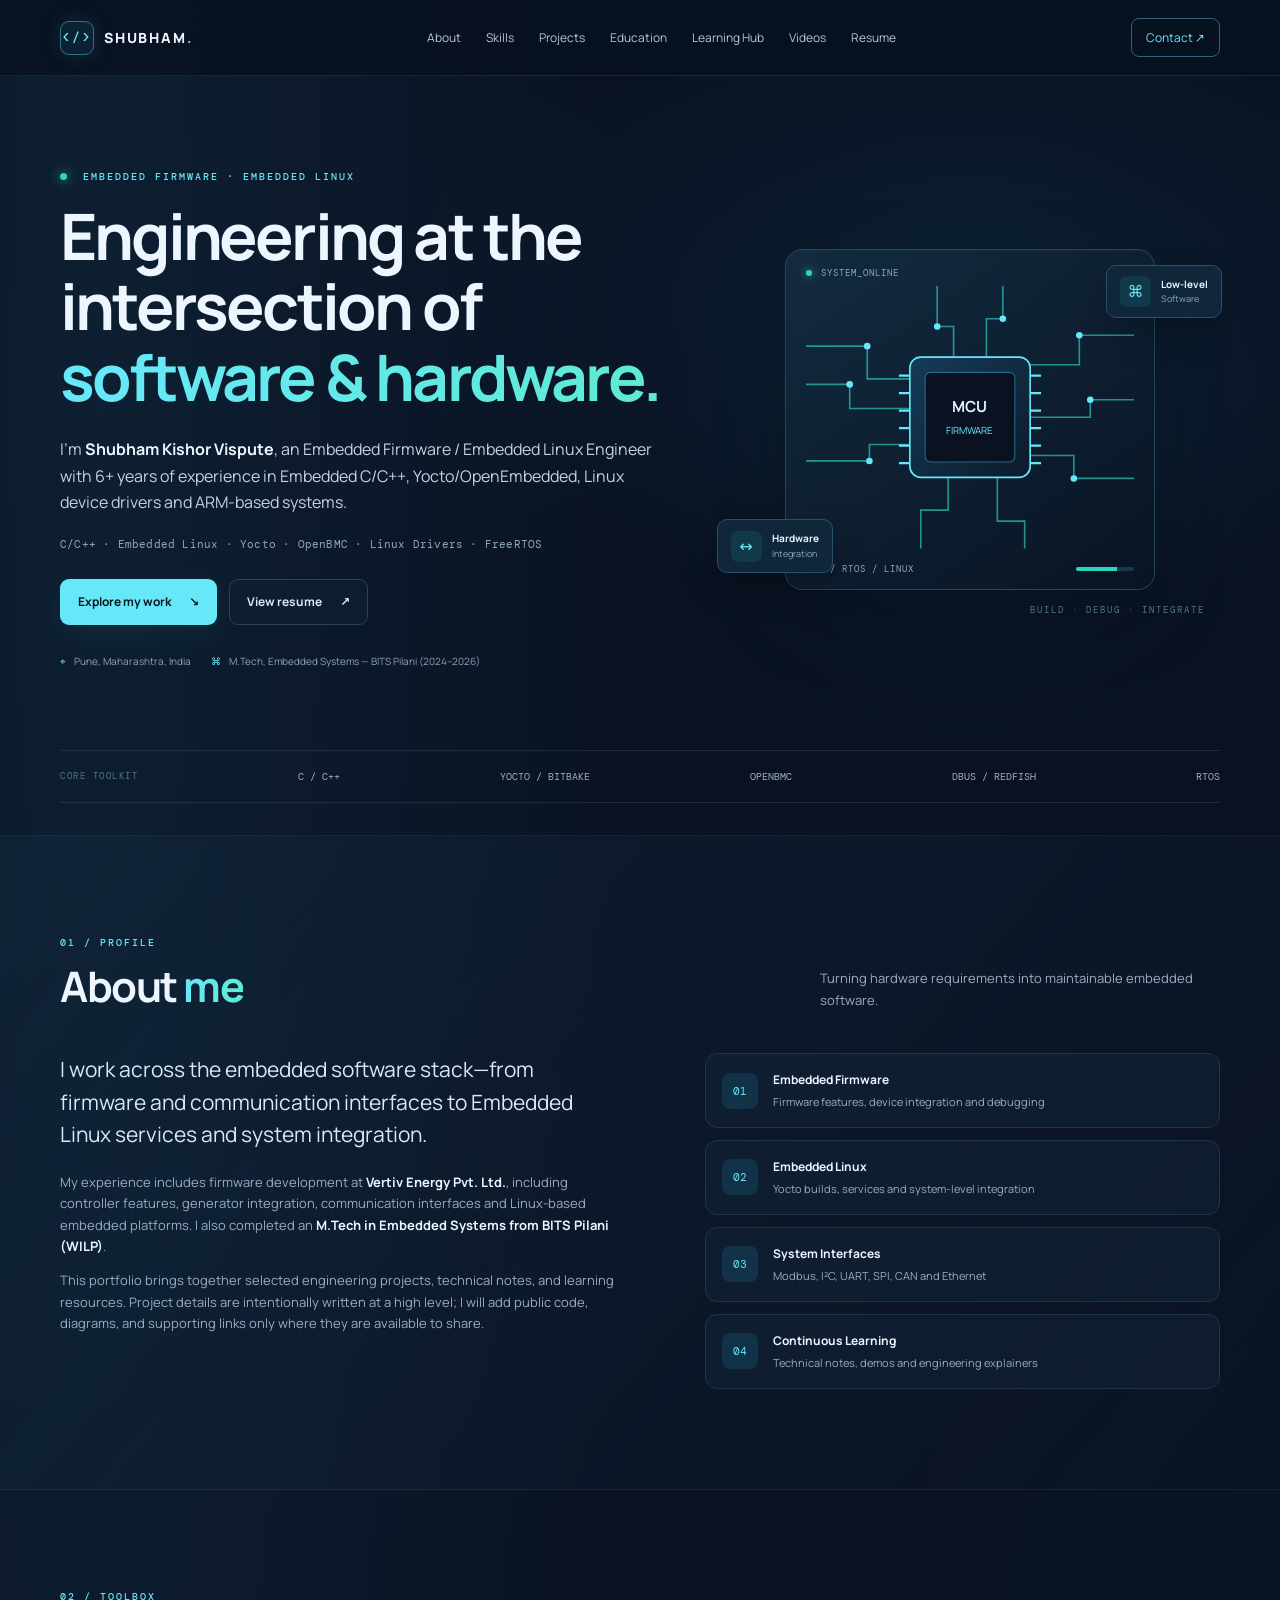
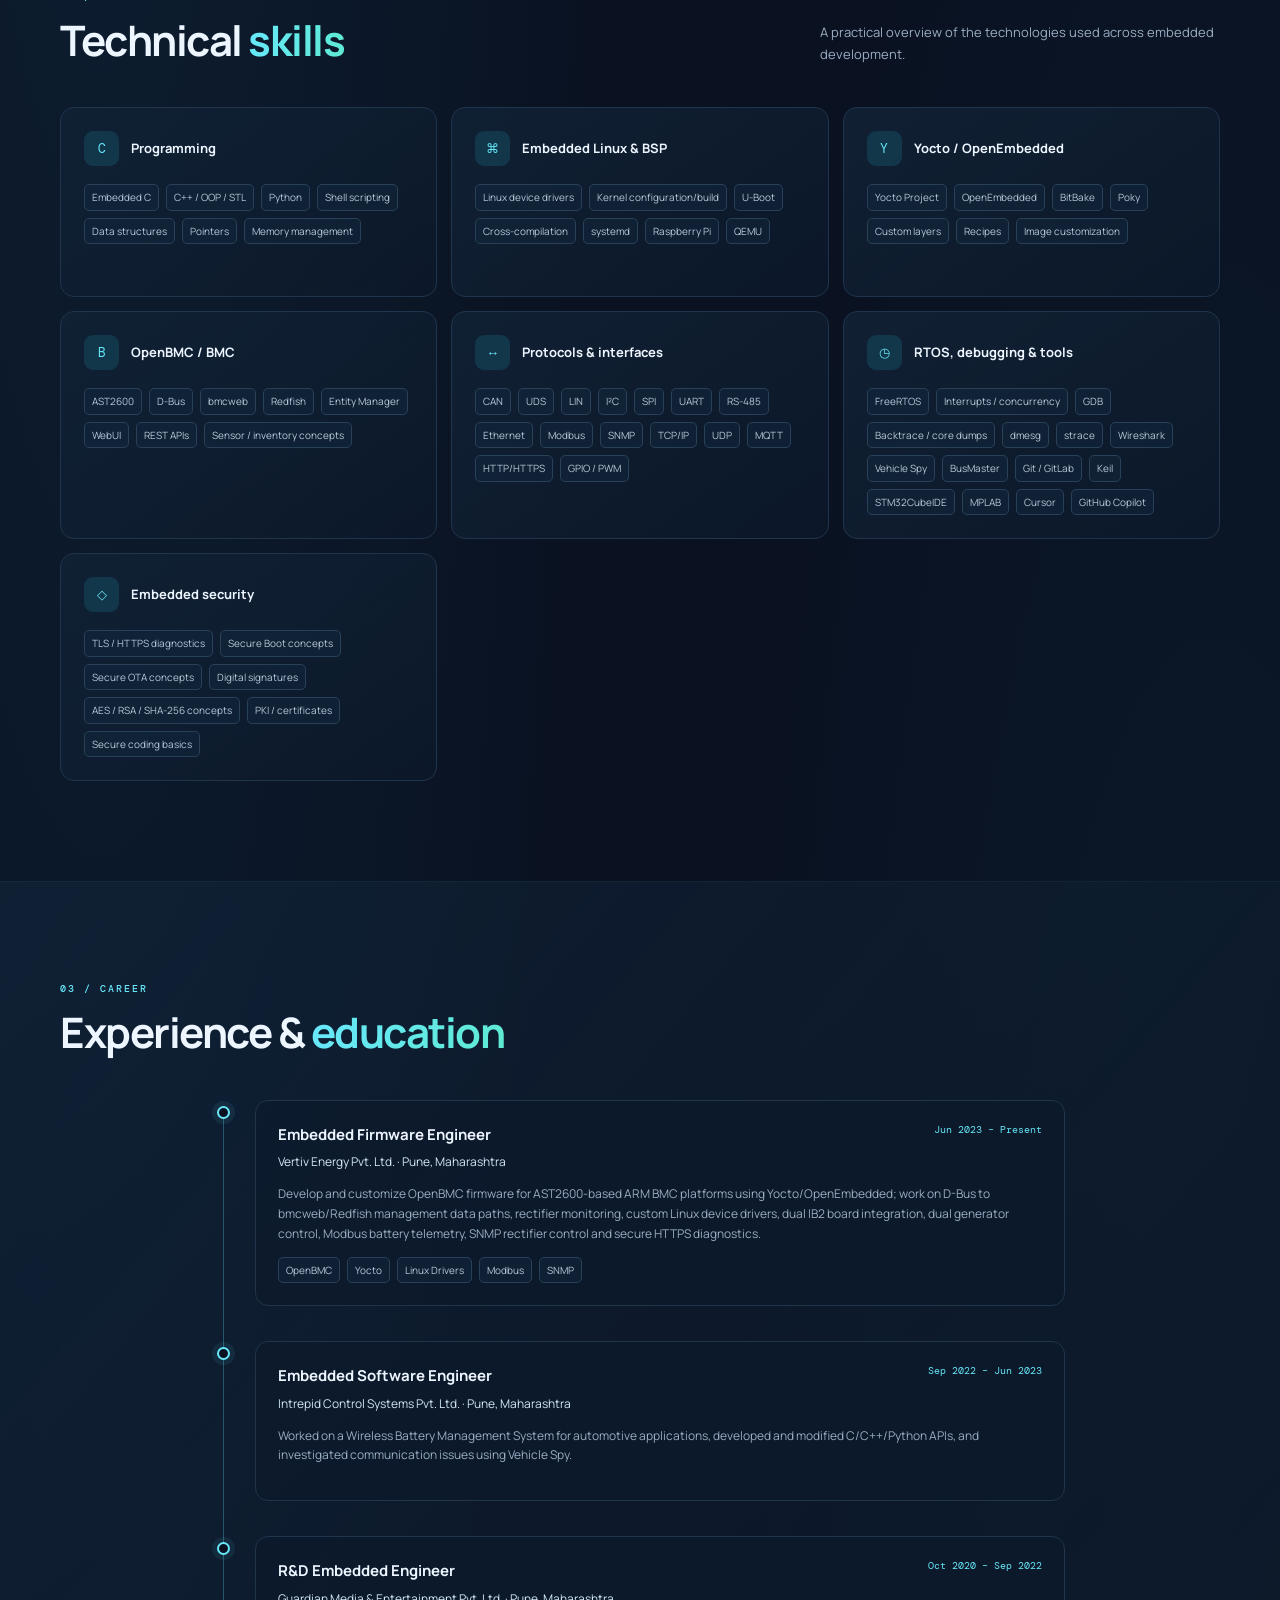
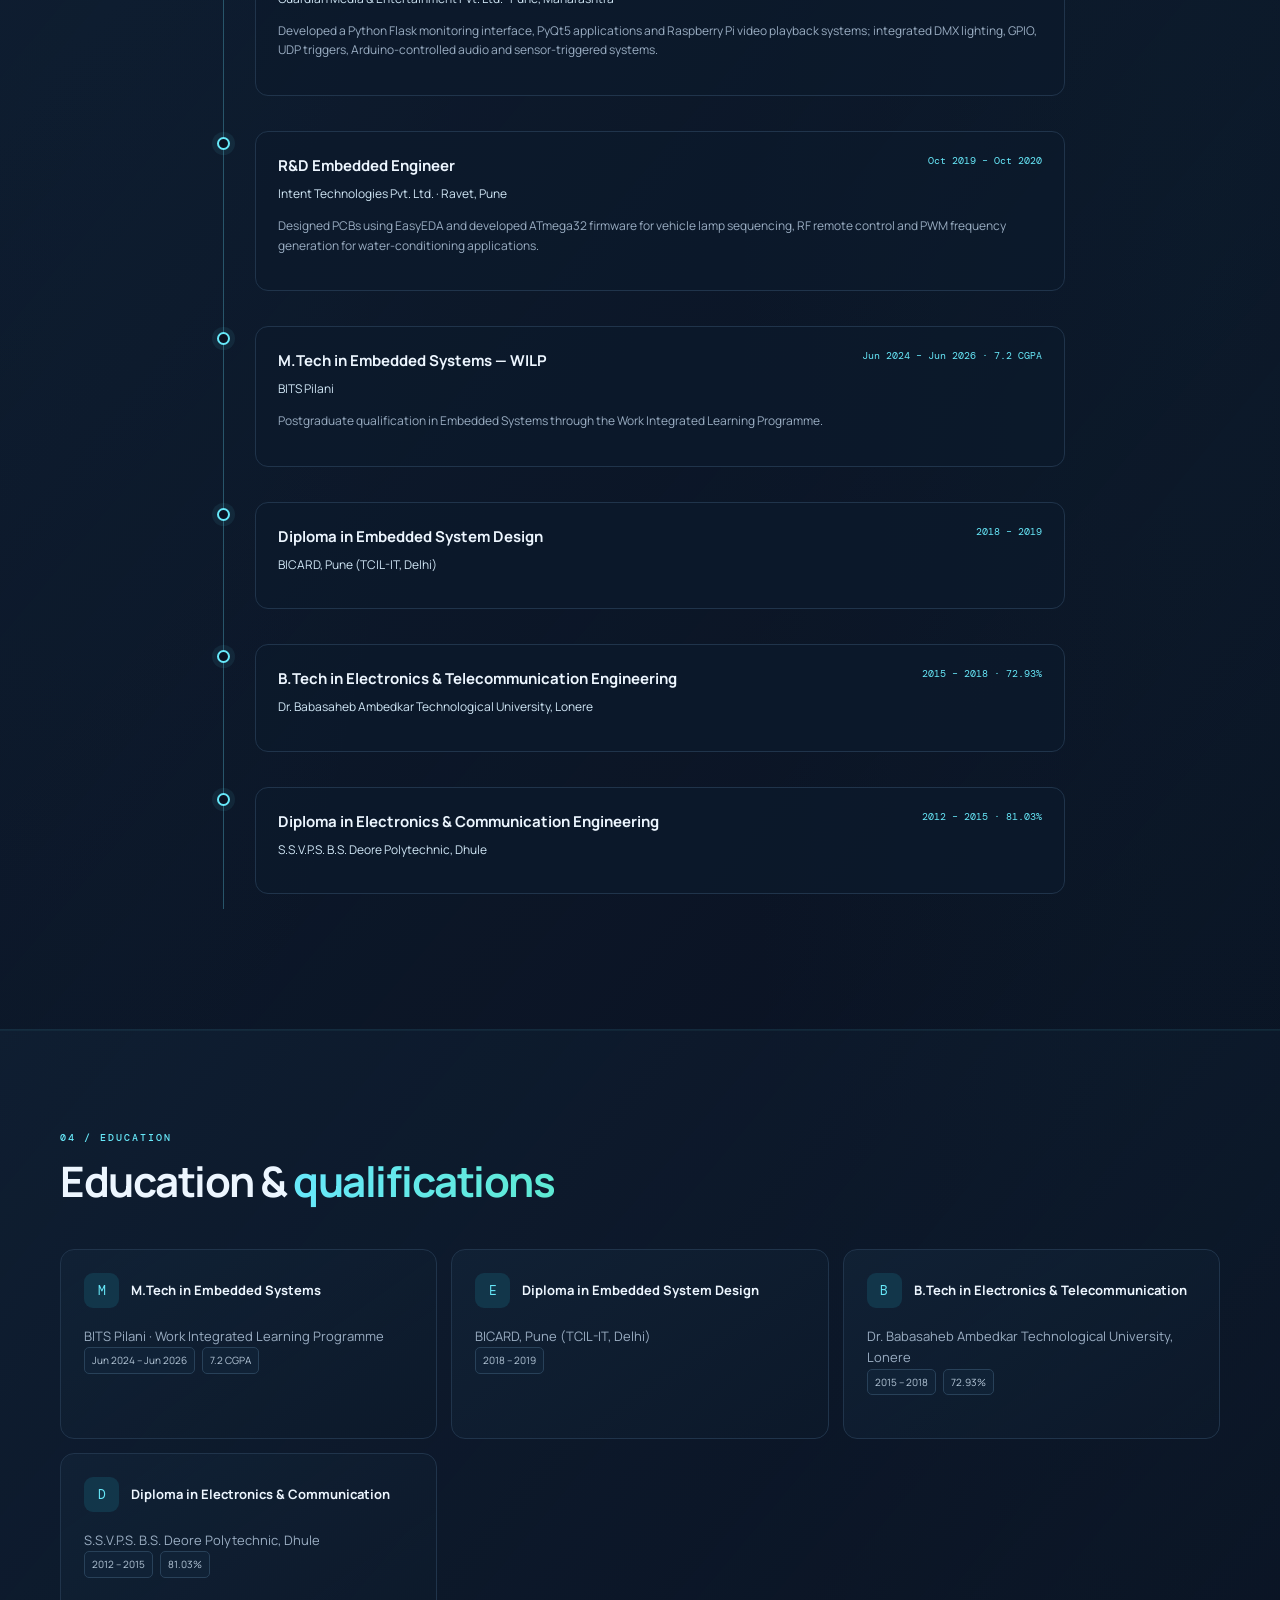
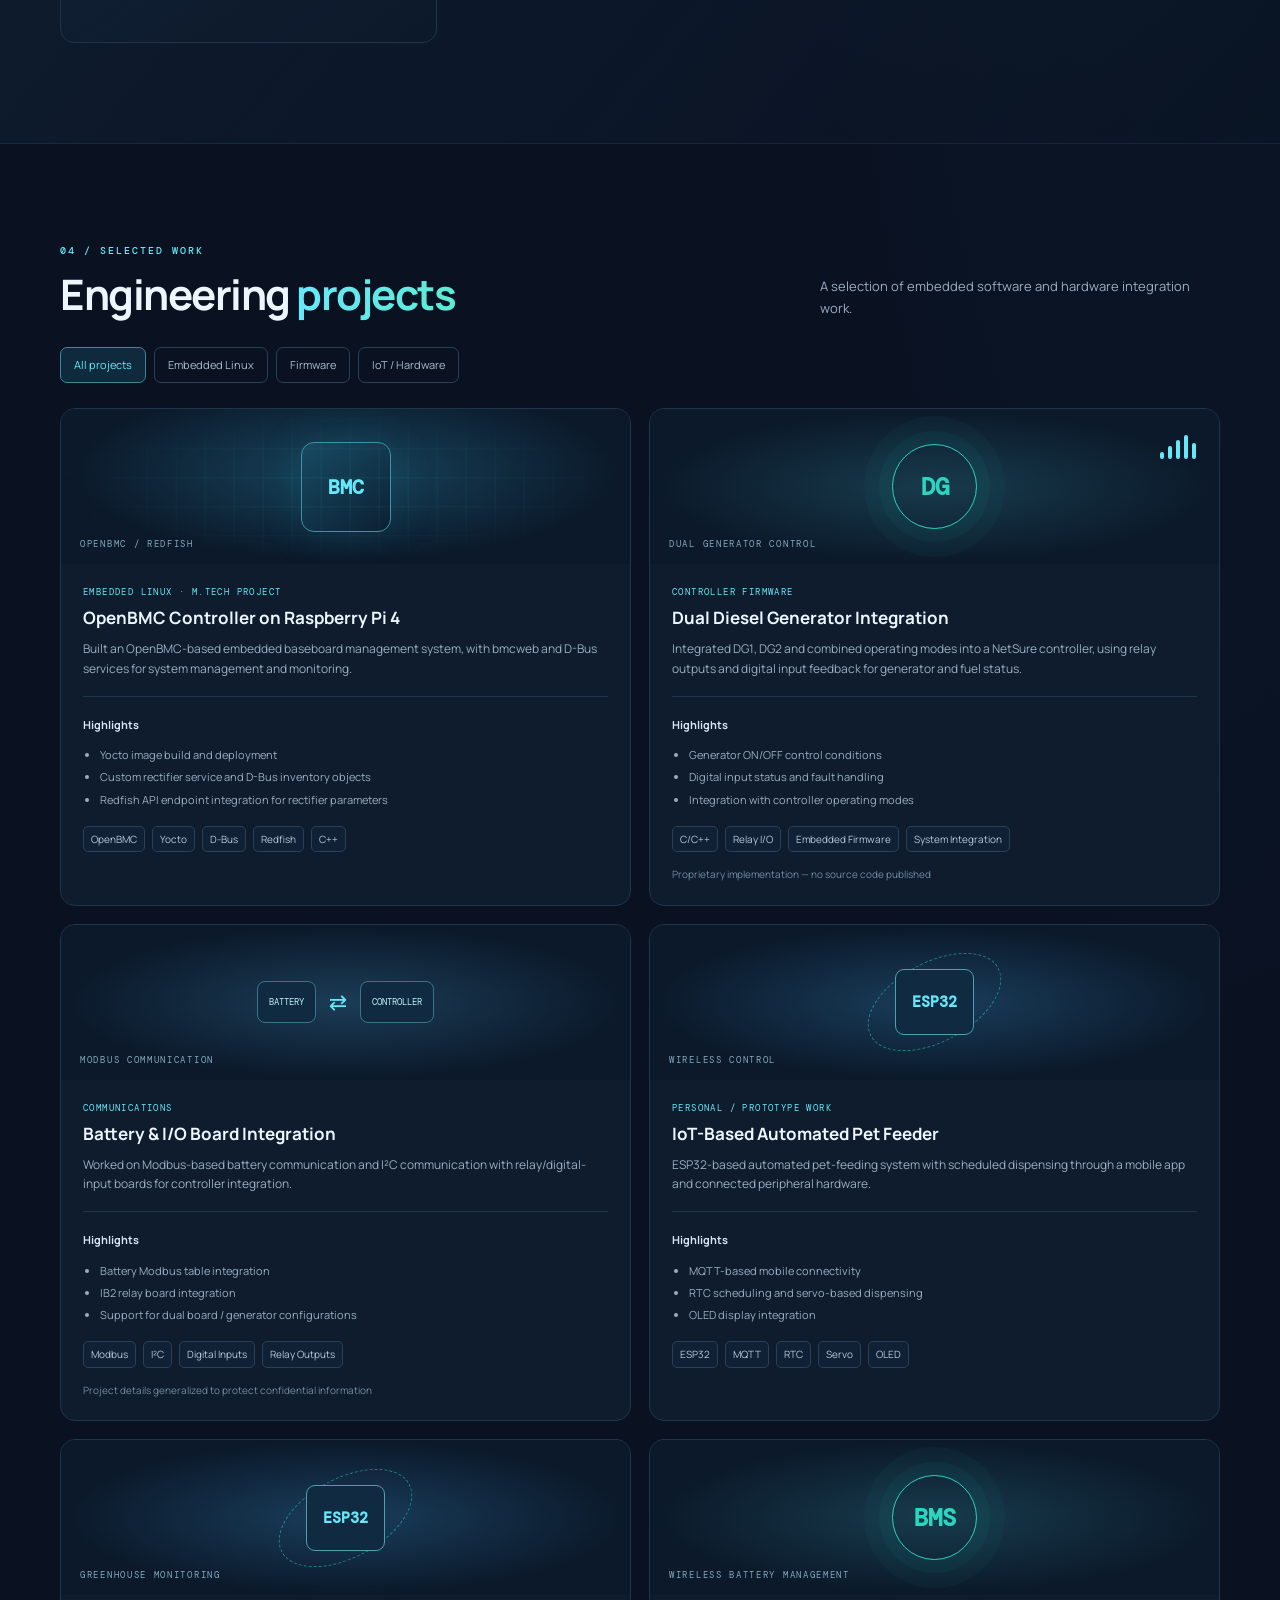
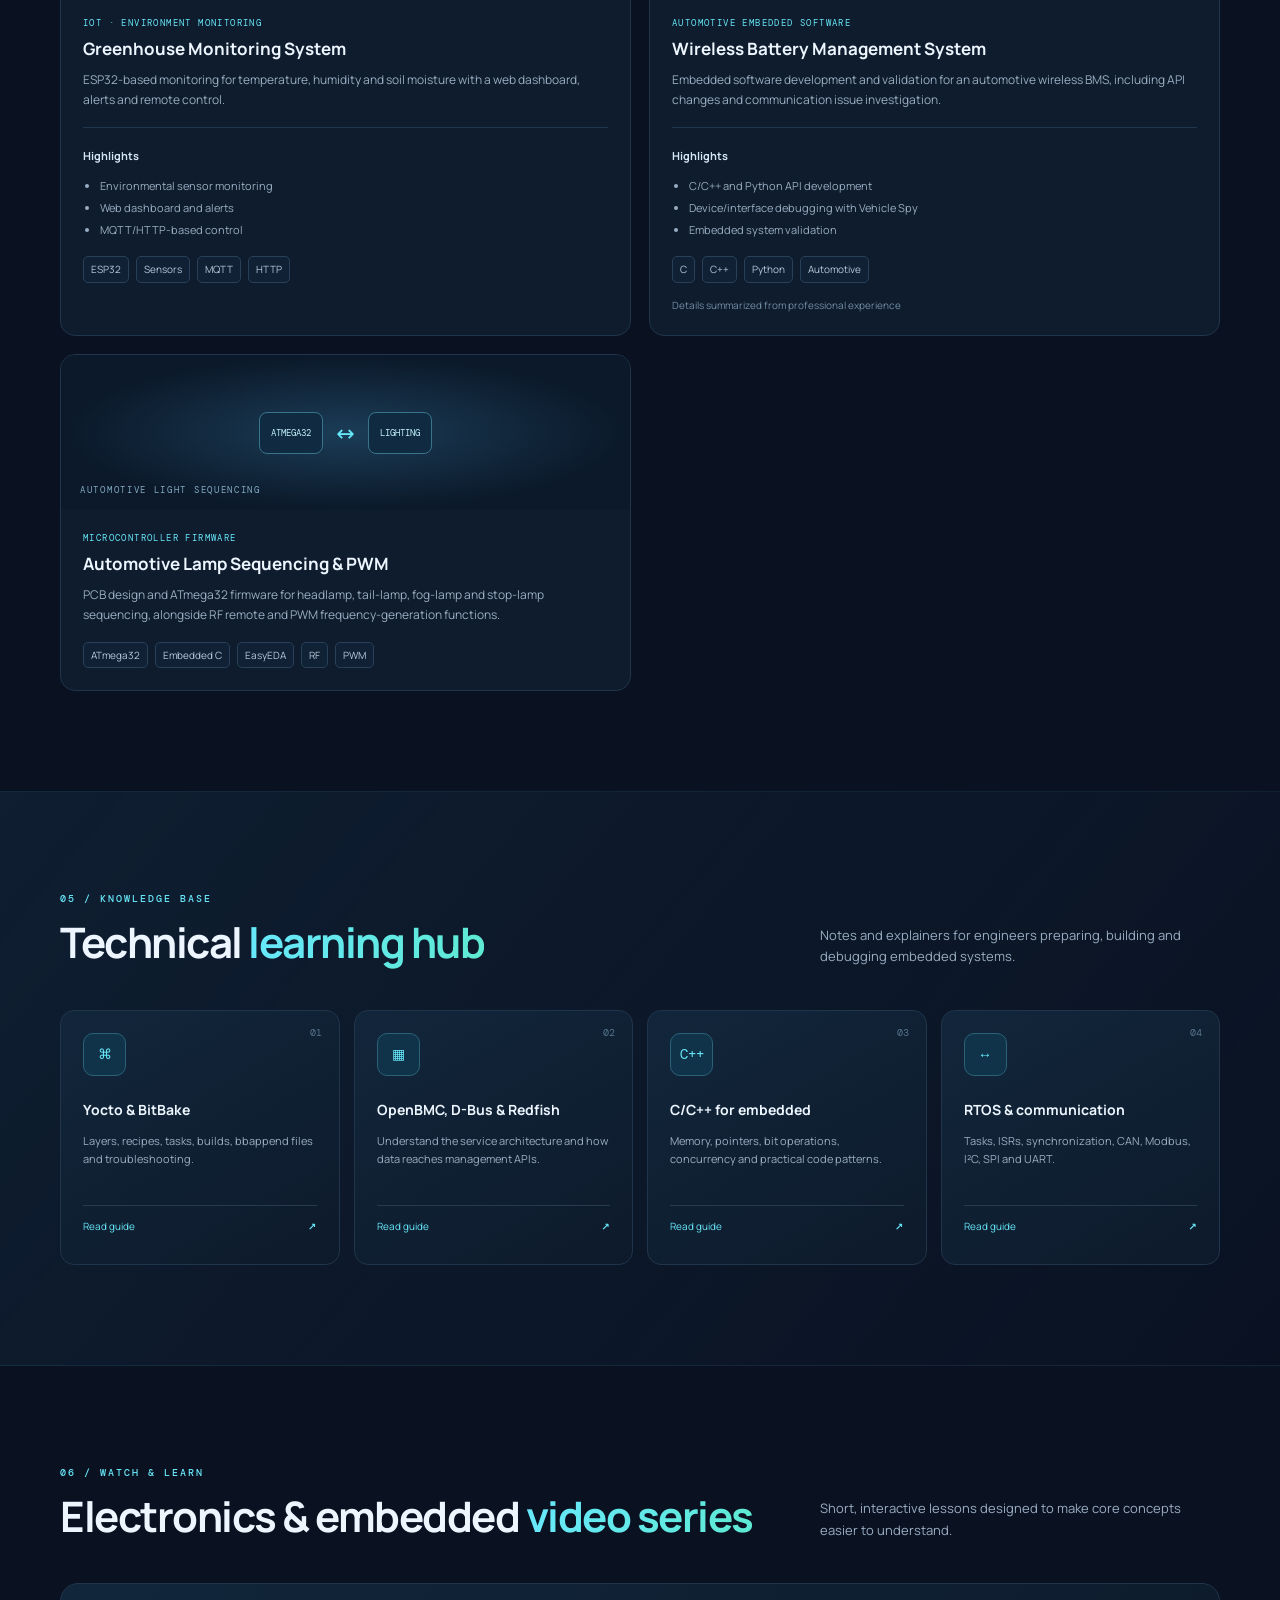
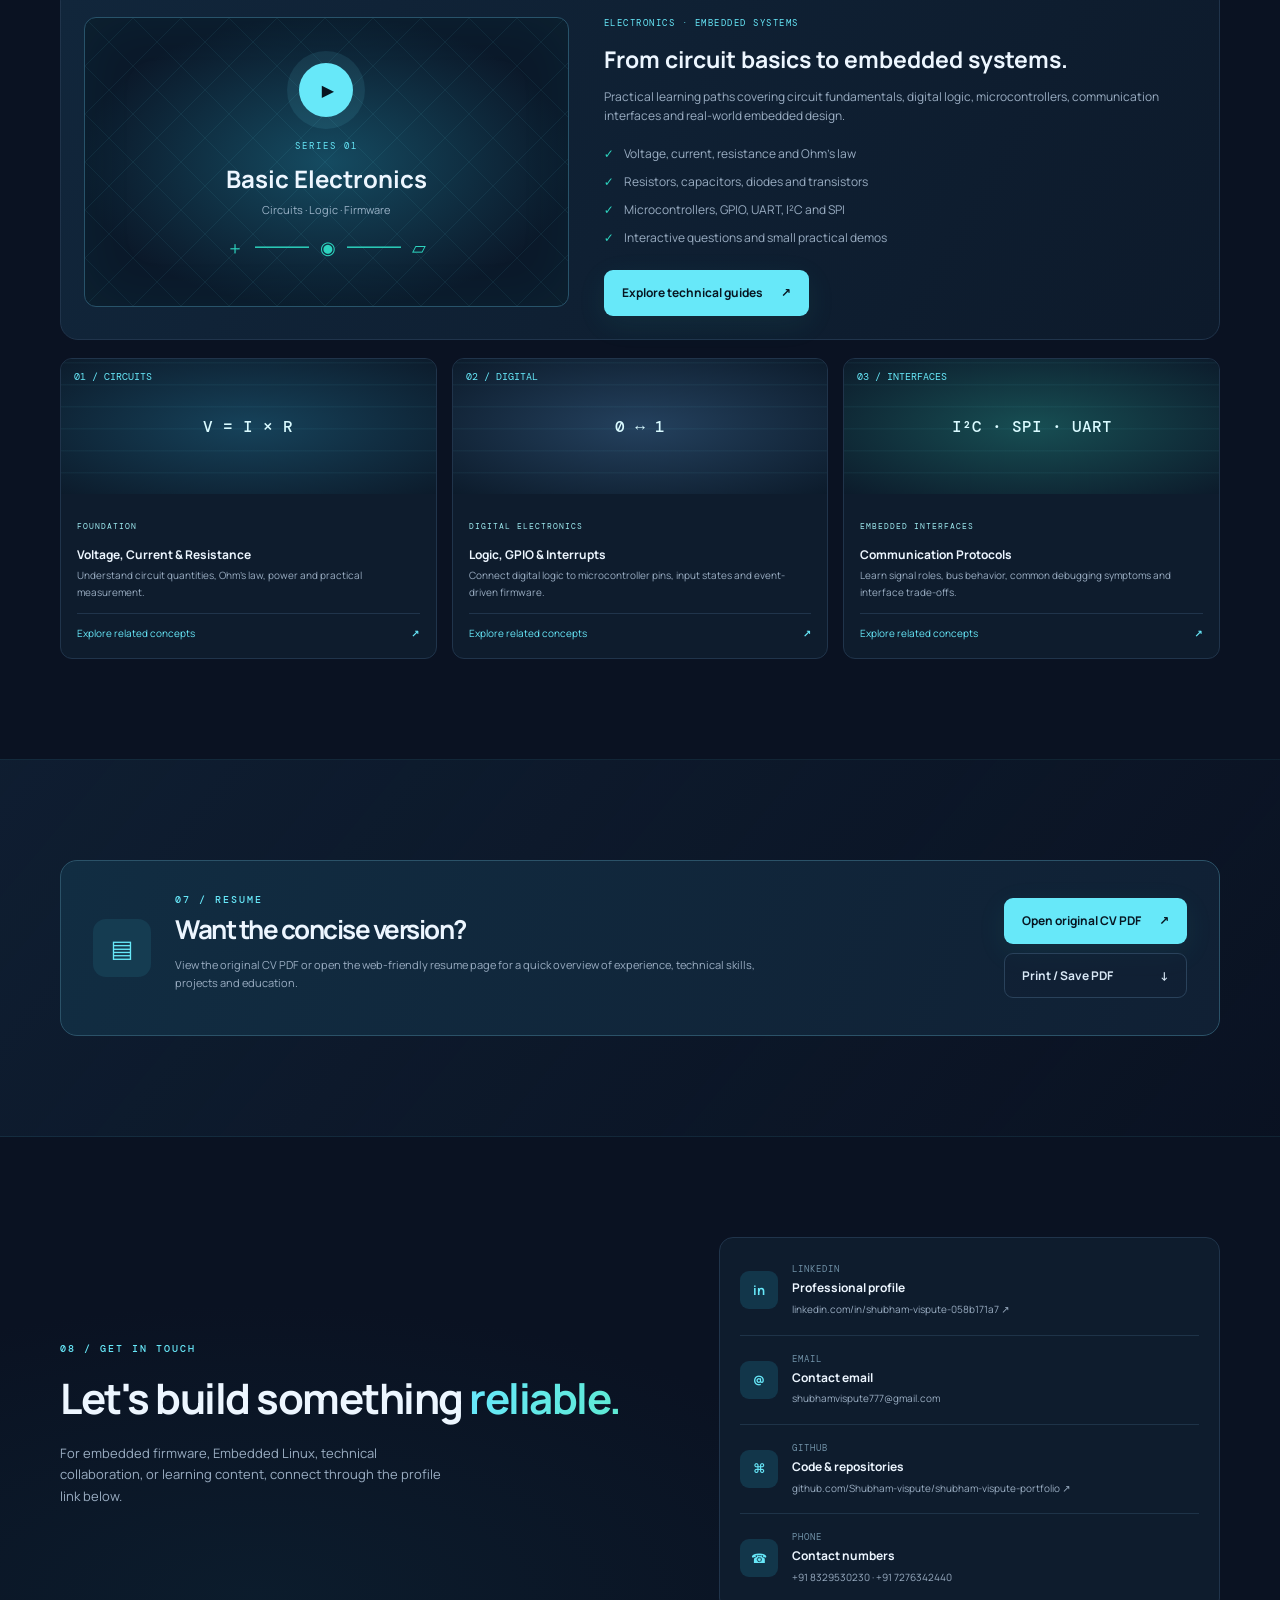
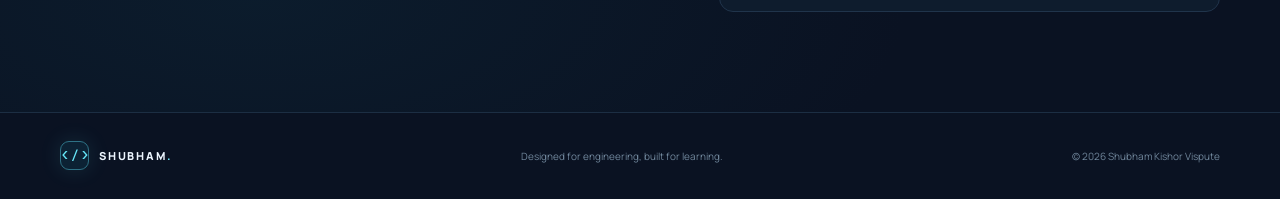
<file: index.html>
<!doctype html>
<html lang="en">
<head>
  <meta charset="utf-8">
  <meta name="viewport" content="width=device-width, initial-scale=1">
  <meta name="theme-color" content="#0a1222">
  <meta name="description" content="Shubham Kishor Vispute — Embedded Firmware Engineer portfolio covering Embedded Linux, Yocto, OpenBMC, Linux drivers, firmware projects and technical learning.">
  <meta property="og:title" content="Shubham Kishor Vispute | Embedded Firmware Engineer">
  <meta property="og:description" content="Embedded Firmware, Embedded Linux, Yocto, OpenBMC, BSP and engineering projects.">
  <meta name="color-scheme" content="dark">
  <title>Shubham Kishor Vispute | Embedded Firmware Engineer</title>
  <link rel="icon" href="assets/favicon.svg" type="image/svg+xml">
  <link rel="stylesheet" href="styles.css">
  <script defer src="script.js"></script>
</head>
<body>
  <a class="skip-link" href="#main">Skip to content</a>
  <header class="site-header">
    <div class="container nav-wrap">
      <a class="brand" href="#home" aria-label="Shubham Vispute home">
        <span class="brand-mark">&lt;/&gt;</span>
        <span>SHUBHAM<span class="brand-dot">.</span></span>
      </a>
      <button class="menu-toggle" id="menuToggle" aria-expanded="false" aria-controls="primaryNav" aria-label="Open navigation">☰</button>
      <nav id="primaryNav" class="nav-links" aria-label="Main navigation">
        <a href="#about">About</a><a href="#skills">Skills</a><a href="#projects">Projects</a>
        <a href="#education">Education</a><a href="#learning">Learning Hub</a><a href="#videos">Videos</a><a href="#resume">Resume</a>
      </nav>
      <a class="nav-cta" href="#contact">Contact <span aria-hidden="true">↗</span></a>
    </div>
  </header>

  <main id="main">
    <section class="hero section" id="home">
      <div class="container hero-grid">
        <div class="hero-copy">
          <div class="eyebrow"><span class="status-dot"></span> EMBEDDED FIRMWARE · EMBEDDED LINUX</div>
          <h1>Engineering at the intersection of <span class="gradient-text">software &amp; hardware.</span></h1>
          <p class="hero-lead">I'm <strong>Shubham Kishor Vispute</strong>, an Embedded Firmware / Embedded Linux Engineer with 6+ years of experience in Embedded C/C++, Yocto/OpenEmbedded, Linux device drivers and ARM-based systems.</p>
          <p class="hero-sub">C/C++ · Embedded Linux · Yocto · OpenBMC · Linux Drivers · FreeRTOS</p>
          <div class="hero-actions">
            <a class="button button-primary" href="#projects">Explore my work <span>↘</span></a>
            <a class="button button-secondary" href="#resume">View resume <span>↗</span></a>
          </div>
          <div class="hero-meta"><span><i class="meta-icon">⌖</i> Pune, Maharashtra, India</span><span><i class="meta-icon">⌘</i> M.Tech, Embedded Systems — BITS Pilani (2024–2026)</span></div>
        </div>
        <div class="hero-visual" aria-label="Decorative embedded systems illustration">
          <div class="visual-glow"></div>
          <div class="chip-card">
            <div class="chip-top"><span class="chip-led"></span><span class="chip-label">SYSTEM_ONLINE</span><span class="chip-menu">•••</span></div>
            <svg class="chip-svg" viewBox="0 0 300 240" role="img" aria-label="Illustration of a microcontroller and circuit traces">
              <defs><linearGradient id="chipGrad" x1="0" y1="0" x2="1" y2="1"><stop offset="0" stop-color="#153c59"/><stop offset="1" stop-color="#0c1a2b"/></linearGradient></defs>
              <g fill="none" stroke="#2dd4bf" stroke-opacity=".65" stroke-width="1.5">
                <path d="M0 55H56V85H95"/><path d="M0 90H40V112H95"/><path d="M0 160H58V145H95"/>
                <path d="M300 45H250V72H205"/><path d="M300 104H260V120H205"/><path d="M300 176H245V155H205"/>
                <path d="M120 0V37H135V65"/><path d="M180 0V30H165V65"/><path d="M130 175V205H105V240"/><path d="M175 175V215H200V240"/>
              </g>
              <g fill="#67e8f9"><circle cx="56" cy="55" r="3"/><circle cx="40" cy="90" r="3"/><circle cx="58" cy="160" r="3"/><circle cx="250" cy="45" r="3"/><circle cx="260" cy="104" r="3"/><circle cx="245" cy="176" r="3"/><circle cx="120" cy="37" r="3"/><circle cx="180" cy="30" r="3"/></g>
              <rect x="95" y="65" width="110" height="110" rx="10" fill="url(#chipGrad)" stroke="#67e8f9" stroke-width="1.5"/>
              <rect x="109" y="79" width="82" height="82" rx="5" fill="#0a1222" stroke="#1f6a85"/>
              <text x="150" y="115" fill="#e0f2fe" font-size="14" text-anchor="middle" font-weight="700">MCU</text>
              <text x="150" y="135" fill="#67e8f9" font-size="9" text-anchor="middle">FIRMWARE</text>
              <g stroke="#67e8f9" stroke-width="2"><path d="M85 82H95M85 98H95M85 114H95M85 130H95M85 146H95M85 162H95"/><path d="M205 82H215M205 98H215M205 114H215M205 130H215M205 146H215M205 162H215"/></g>
            </svg>
            <div class="chip-bottom"><span>CPU / RTOS / LINUX</span><span class="pulse-line"></span></div>
          </div>
          <div class="float-tag tag-top"><span class="tag-symbol">⌘</span><span><b>Low-level</b><small>Software</small></span></div>
          <div class="float-tag tag-bottom"><span class="tag-symbol">↔</span><span><b>Hardware</b><small>Integration</small></span></div>
          <div class="visual-caption">BUILD · DEBUG · INTEGRATE</div>
        </div>
      </div>
      <div class="container tech-strip"><span>CORE TOOLKIT</span><div>C / C++</div><div>YOCTO / BITBAKE</div><div>OPENBMC</div><div>DBUS / REDFISH</div><div>RTOS</div></div>
    </section>

    <section class="section reveal section-alt" id="about">
      <div class="container">
        <div class="section-heading"><div><p class="eyebrow">01 / PROFILE</p><h2>About <span class="gradient-text">me</span></h2></div><p class="section-intro">Turning hardware requirements into maintainable embedded software.</p></div>
        <div class="about-grid">
          <div class="about-copy">
            <p class="large-copy">I work across the embedded software stack—from firmware and communication interfaces to Embedded Linux services and system integration.</p>
            <p>My experience includes firmware development at <strong>Vertiv Energy Pvt. Ltd.</strong>, including controller features, generator integration, communication interfaces and Linux-based embedded platforms. I also completed an <strong>M.Tech in Embedded Systems from BITS Pilani (WILP)</strong>.</p>
            <p>This portfolio brings together selected engineering projects, technical notes, and learning resources. Project details are intentionally written at a high level; I will add public code, diagrams, and supporting links only where they are available to share.</p>
          </div>
          <div class="profile-facts">
            <div class="fact-card"><span class="fact-icon">01</span><div><b>Embedded Firmware</b><small>Firmware features, device integration and debugging</small></div></div>
            <div class="fact-card"><span class="fact-icon">02</span><div><b>Embedded Linux</b><small>Yocto builds, services and system-level integration</small></div></div>
            <div class="fact-card"><span class="fact-icon">03</span><div><b>System Interfaces</b><small>Modbus, I²C, UART, SPI, CAN and Ethernet</small></div></div>
            <div class="fact-card"><span class="fact-icon">04</span><div><b>Continuous Learning</b><small>Technical notes, demos and engineering explainers</small></div></div>
          </div>
        </div>
      </div>
    </section>

    <section class="section reveal" id="skills">
      <div class="container">
        <div class="section-heading"><div><p class="eyebrow">02 / TOOLBOX</p><h2>Technical <span class="gradient-text">skills</span></h2></div><p class="section-intro">A practical overview of the technologies used across embedded development.</p></div>
        <div class="skills-grid">
          <article class="skill-card reveal-item"><div class="skill-head"><span class="skill-icon">C</span><h3>Programming</h3></div><div class="tags"><span>Embedded C</span><span>C++ / OOP / STL</span><span>Python</span><span>Shell scripting</span><span>Data structures</span><span>Pointers</span><span>Memory management</span></div></article>
          <article class="skill-card reveal-item"><div class="skill-head"><span class="skill-icon">⌘</span><h3>Embedded Linux &amp; BSP</h3></div><div class="tags"><span>Linux device drivers</span><span>Kernel configuration/build</span><span>U-Boot</span><span>Cross-compilation</span><span>systemd</span><span>Raspberry Pi</span><span>QEMU</span></div></article>
          <article class="skill-card reveal-item"><div class="skill-head"><span class="skill-icon">Y</span><h3>Yocto / OpenEmbedded</h3></div><div class="tags"><span>Yocto Project</span><span>OpenEmbedded</span><span>BitBake</span><span>Poky</span><span>Custom layers</span><span>Recipes</span><span>Image customization</span></div></article>
          <article class="skill-card reveal-item"><div class="skill-head"><span class="skill-icon">B</span><h3>OpenBMC / BMC</h3></div><div class="tags"><span>AST2600</span><span>D-Bus</span><span>bmcweb</span><span>Redfish</span><span>Entity Manager</span><span>WebUI</span><span>REST APIs</span><span>Sensor / inventory concepts</span></div></article>
          <article class="skill-card reveal-item"><div class="skill-head"><span class="skill-icon">↔</span><h3>Protocols &amp; interfaces</h3></div><div class="tags"><span>CAN</span><span>UDS</span><span>LIN</span><span>I²C</span><span>SPI</span><span>UART</span><span>RS-485</span><span>Ethernet</span><span>Modbus</span><span>SNMP</span><span>TCP/IP</span><span>UDP</span><span>MQTT</span><span>HTTP/HTTPS</span><span>GPIO / PWM</span></div></article>
          <article class="skill-card reveal-item"><div class="skill-head"><span class="skill-icon">◷</span><h3>RTOS, debugging &amp; tools</h3></div><div class="tags"><span>FreeRTOS</span><span>Interrupts / concurrency</span><span>GDB</span><span>Backtrace / core dumps</span><span>dmesg</span><span>strace</span><span>Wireshark</span><span>Vehicle Spy</span><span>BusMaster</span><span>Git / GitLab</span><span>Keil</span><span>STM32CubeIDE</span><span>MPLAB</span><span>Cursor</span><span>GitHub Copilot</span></div></article>
          <article class="skill-card reveal-item"><div class="skill-head"><span class="skill-icon">◇</span><h3>Embedded security</h3></div><div class="tags"><span>TLS / HTTPS diagnostics</span><span>Secure Boot concepts</span><span>Secure OTA concepts</span><span>Digital signatures</span><span>AES / RSA / SHA-256 concepts</span><span>PKI / certificates</span><span>Secure coding basics</span></div></article>
        </div>
        
      </div>
    </section>

    <section class="section reveal section-alt" id="experience">
      <div class="container">
        <div class="section-heading"><div><p class="eyebrow">03 / CAREER</p><h2>Experience &amp; <span class="gradient-text">education</span></h2></div></div>
        <div class="timeline">
          <div class="timeline-item"><span class="timeline-marker"></span><div class="timeline-content"><div class="timeline-top"><h3>Embedded Firmware Engineer</h3><span class="timeline-date">Jun 2023 – Present</span></div><p class="timeline-org">Vertiv Energy Pvt. Ltd. · Pune, Maharashtra</p><p>Develop and customize OpenBMC firmware for AST2600-based ARM BMC platforms using Yocto/OpenEmbedded; work on D-Bus to bmcweb/Redfish management data paths, rectifier monitoring, custom Linux device drivers, dual IB2 board integration, dual generator control, Modbus battery telemetry, SNMP rectifier control and secure HTTPS diagnostics.</p><div class="tags"><span>OpenBMC</span><span>Yocto</span><span>Linux Drivers</span><span>Modbus</span><span>SNMP</span></div></div></div>
          <div class="timeline-item"><span class="timeline-marker"></span><div class="timeline-content"><div class="timeline-top"><h3>Embedded Software Engineer</h3><span class="timeline-date">Sep 2022 – Jun 2023</span></div><p class="timeline-org">Intrepid Control Systems Pvt. Ltd. · Pune, Maharashtra</p><p>Worked on a Wireless Battery Management System for automotive applications, developed and modified C/C++/Python APIs, and investigated communication issues using Vehicle Spy.</p></div></div>
          <div class="timeline-item"><span class="timeline-marker"></span><div class="timeline-content"><div class="timeline-top"><h3>R&amp;D Embedded Engineer</h3><span class="timeline-date">Oct 2020 – Sep 2022</span></div><p class="timeline-org">Guardian Media &amp; Entertainment Pvt. Ltd. · Pune, Maharashtra</p><p>Developed a Python Flask monitoring interface, PyQt5 applications and Raspberry Pi video playback systems; integrated DMX lighting, GPIO, UDP triggers, Arduino-controlled audio and sensor-triggered systems.</p></div></div>
          <div class="timeline-item"><span class="timeline-marker"></span><div class="timeline-content"><div class="timeline-top"><h3>R&amp;D Embedded Engineer</h3><span class="timeline-date">Oct 2019 – Oct 2020</span></div><p class="timeline-org">Intent Technologies Pvt. Ltd. · Ravet, Pune</p><p>Designed PCBs using EasyEDA and developed ATmega32 firmware for vehicle lamp sequencing, RF remote control and PWM frequency generation for water-conditioning applications.</p></div></div>
          <div class="timeline-item"><span class="timeline-marker"></span><div class="timeline-content"><div class="timeline-top"><h3>M.Tech in Embedded Systems — WILP</h3><span class="timeline-date">Jun 2024 – Jun 2026 · 7.2 CGPA</span></div><p class="timeline-org">BITS Pilani</p><p>Postgraduate qualification in Embedded Systems through the Work Integrated Learning Programme.</p></div></div>
          <div class="timeline-item"><span class="timeline-marker"></span><div class="timeline-content"><div class="timeline-top"><h3>Diploma in Embedded System Design</h3><span class="timeline-date">2018 – 2019</span></div><p class="timeline-org">BICARD, Pune (TCIL-IT, Delhi)</p></div></div>
          <div class="timeline-item"><span class="timeline-marker"></span><div class="timeline-content"><div class="timeline-top"><h3>B.Tech in Electronics &amp; Telecommunication Engineering</h3><span class="timeline-date">2015 – 2018 · 72.93%</span></div><p class="timeline-org">Dr. Babasaheb Ambedkar Technological University, Lonere</p></div></div>
          <div class="timeline-item"><span class="timeline-marker"></span><div class="timeline-content"><div class="timeline-top"><h3>Diploma in Electronics &amp; Communication Engineering</h3><span class="timeline-date">2012 – 2015 · 81.03%</span></div><p class="timeline-org">S.S.V.P.S. B.S. Deore Polytechnic, Dhule</p></div></div>
      </div>
    </section>

    <section class="section reveal section-alt" id="education">
      <div class="container">
        <div class="section-heading"><div><p class="eyebrow">04 / EDUCATION</p><h2>Education &amp; <span class="gradient-text">qualifications</span></h2></div></div>
        <div class="skills-grid">
          <article class="skill-card reveal-item"><div class="skill-head"><span class="skill-icon">M</span><h3>M.Tech in Embedded Systems</h3></div><p class="section-intro">BITS Pilani · Work Integrated Learning Programme</p><div class="tags"><span>Jun 2024 – Jun 2026</span><span>7.2 CGPA</span></div></article>
          <article class="skill-card reveal-item"><div class="skill-head"><span class="skill-icon">E</span><h3>Diploma in Embedded System Design</h3></div><p class="section-intro">BICARD, Pune (TCIL-IT, Delhi)</p><div class="tags"><span>2018 – 2019</span></div></article>
          <article class="skill-card reveal-item"><div class="skill-head"><span class="skill-icon">B</span><h3>B.Tech in Electronics &amp; Telecommunication</h3></div><p class="section-intro">Dr. Babasaheb Ambedkar Technological University, Lonere</p><div class="tags"><span>2015 – 2018</span><span>72.93%</span></div></article>
          <article class="skill-card reveal-item"><div class="skill-head"><span class="skill-icon">D</span><h3>Diploma in Electronics &amp; Communication</h3></div><p class="section-intro">S.S.V.P.S. B.S. Deore Polytechnic, Dhule</p><div class="tags"><span>2012 – 2015</span><span>81.03%</span></div></article>
        </div>
      </div>
    </section>

    <section class="section reveal" id="projects">
      <div class="container">
        <div class="section-heading"><div><p class="eyebrow">04 / SELECTED WORK</p><h2>Engineering <span class="gradient-text">projects</span></h2></div><p class="section-intro">A selection of embedded software and hardware integration work.</p></div>
        <div class="filter-row" role="group" aria-label="Filter projects">
          <button class="filter-btn active" data-filter="all">All projects</button><button class="filter-btn" data-filter="linux">Embedded Linux</button><button class="filter-btn" data-filter="firmware">Firmware</button><button class="filter-btn" data-filter="iot">IoT / Hardware</button>
        </div>
        <div class="projects-grid" id="projectGrid">
          <article class="project-card reveal-item" data-category="linux">
            <div class="project-art art-bmc"><span class="art-chip">BMC</span><span class="art-lines"></span><span class="art-label">OPENBMC / REDFISH</span></div>
            <div class="project-body"><div class="project-type">EMBEDDED LINUX · M.TECH PROJECT</div><h3>OpenBMC Controller on Raspberry Pi 4</h3><p>Built an OpenBMC-based embedded baseboard management system, with bmcweb and D-Bus services for system management and monitoring.</p><div class="project-details"><b>Highlights</b><ul><li>Yocto image build and deployment</li><li>Custom rectifier service and D-Bus inventory objects</li><li>Redfish API endpoint integration for rectifier parameters</li></ul></div><div class="tags"><span>OpenBMC</span><span>Yocto</span><span>D-Bus</span><span>Redfish</span><span>C++</span></div></div>
          </article>
          <article class="project-card reveal-item" data-category="firmware">
            <div class="project-art art-generator"><div class="power-ring">DG</div><span class="art-label">DUAL GENERATOR CONTROL</span><div class="signal-bars"><i></i><i></i><i></i><i></i><i></i></div></div>
            <div class="project-body"><div class="project-type">CONTROLLER FIRMWARE</div><h3>Dual Diesel Generator Integration</h3><p>Integrated DG1, DG2 and combined operating modes into a NetSure controller, using relay outputs and digital input feedback for generator and fuel status.</p><div class="project-details"><b>Highlights</b><ul><li>Generator ON/OFF control conditions</li><li>Digital input status and fault handling</li><li>Integration with controller operating modes</li></ul></div><div class="tags"><span>C/C++</span><span>Relay I/O</span><span>Embedded Firmware</span><span>System Integration</span></div><span class="project-note">Proprietary implementation — no source code published</span></div>
          </article>
          <article class="project-card reveal-item" data-category="firmware">
            <div class="project-art art-protocol"><div class="protocol-node">BATTERY</div><span class="protocol-arrow">⇄</span><div class="protocol-node">CONTROLLER</div><span class="art-label">MODBUS COMMUNICATION</span></div>
            <div class="project-body"><div class="project-type">COMMUNICATIONS</div><h3>Battery &amp; I/O Board Integration</h3><p>Worked on Modbus-based battery communication and I²C communication with relay/digital-input boards for controller integration.</p><div class="project-details"><b>Highlights</b><ul><li>Battery Modbus table integration</li><li>IB2 relay board integration</li><li>Support for dual board / generator configurations</li></ul></div><div class="tags"><span>Modbus</span><span>I²C</span><span>Digital Inputs</span><span>Relay Outputs</span></div><span class="project-note">Project details generalized to protect confidential information</span></div>
          </article>
          <article class="project-card reveal-item" data-category="iot">
            <div class="project-art art-iot"><div class="iot-device">ESP32</div><div class="iot-orbit"></div><span class="art-label">WIRELESS CONTROL</span></div>
            <div class="project-body"><div class="project-type">PERSONAL / PROTOTYPE WORK</div><h3>IoT-Based Automated Pet Feeder</h3><p>ESP32-based automated pet-feeding system with scheduled dispensing through a mobile app and connected peripheral hardware.</p><div class="project-details"><b>Highlights</b><ul><li>MQTT-based mobile connectivity</li><li>RTC scheduling and servo-based dispensing</li><li>OLED display integration</li></ul></div><div class="tags"><span>ESP32</span><span>MQTT</span><span>RTC</span><span>Servo</span><span>OLED</span></div></div>
          </article>
          <article class="project-card reveal-item" data-category="iot">
            <div class="project-art art-iot"><div class="iot-device">ESP32</div><div class="iot-orbit"></div><span class="art-label">GREENHOUSE MONITORING</span></div>
            <div class="project-body"><div class="project-type">IOT · ENVIRONMENT MONITORING</div><h3>Greenhouse Monitoring System</h3><p>ESP32-based monitoring for temperature, humidity and soil moisture with a web dashboard, alerts and remote control.</p><div class="project-details"><b>Highlights</b><ul><li>Environmental sensor monitoring</li><li>Web dashboard and alerts</li><li>MQTT/HTTP-based control</li></ul></div><div class="tags"><span>ESP32</span><span>Sensors</span><span>MQTT</span><span>HTTP</span></div></div>
          </article>
          <article class="project-card reveal-item" data-category="firmware">
            <div class="project-art art-generator"><div class="power-ring">BMS</div><span class="art-label">WIRELESS BATTERY MANAGEMENT</span></div>
            <div class="project-body"><div class="project-type">AUTOMOTIVE EMBEDDED SOFTWARE</div><h3>Wireless Battery Management System</h3><p>Embedded software development and validation for an automotive wireless BMS, including API changes and communication issue investigation.</p><div class="project-details"><b>Highlights</b><ul><li>C/C++ and Python API development</li><li>Device/interface debugging with Vehicle Spy</li><li>Embedded system validation</li></ul></div><div class="tags"><span>C</span><span>C++</span><span>Python</span><span>Automotive</span></div><span class="project-note">Details summarized from professional experience</span></div>
          </article>
          <article class="project-card reveal-item" data-category="iot">
            <div class="project-art art-protocol"><div class="protocol-node">ATMEGA32</div><span class="protocol-arrow">↔</span><div class="protocol-node">LIGHTING</div><span class="art-label">AUTOMOTIVE LIGHT SEQUENCING</span></div>
            <div class="project-body"><div class="project-type">MICROCONTROLLER FIRMWARE</div><h3>Automotive Lamp Sequencing &amp; PWM</h3><p>PCB design and ATmega32 firmware for headlamp, tail-lamp, fog-lamp and stop-lamp sequencing, alongside RF remote and PWM frequency-generation functions.</p><div class="tags"><span>ATmega32</span><span>Embedded C</span><span>EasyEDA</span><span>RF</span><span>PWM</span></div></div>
          </article>
        </div>
      </div>
    </section>

    <section class="section reveal section-alt" id="learning">
      <div class="container">
        <div class="section-heading"><div><p class="eyebrow">05 / KNOWLEDGE BASE</p><h2>Technical <span class="gradient-text">learning hub</span></h2></div><p class="section-intro">Notes and explainers for engineers preparing, building and debugging embedded systems.</p></div>
        <div class="learning-grid">
          <a class="learning-card reveal-item" href="articles/yocto-guide.html"><span class="learning-number">01</span><span class="learning-icon">⌘</span><h3>Yocto &amp; BitBake</h3><p>Layers, recipes, tasks, builds, bbappend files and troubleshooting.</p><span class="read-link">Read guide <b>↗</b></span></a>
          <a class="learning-card reveal-item" href="articles/openbmc-redfish.html"><span class="learning-number">02</span><span class="learning-icon">▦</span><h3>OpenBMC, D-Bus &amp; Redfish</h3><p>Understand the service architecture and how data reaches management APIs.</p><span class="read-link">Read guide <b>↗</b></span></a>
          <a class="learning-card reveal-item" href="articles/c-cpp-embedded.html"><span class="learning-number">03</span><span class="learning-icon">C++</span><h3>C/C++ for embedded</h3><p>Memory, pointers, bit operations, concurrency and practical code patterns.</p><span class="read-link">Read guide <b>↗</b></span></a>
          <a class="learning-card reveal-item" href="articles/rtos-protocols.html"><span class="learning-number">04</span><span class="learning-icon">↔</span><h3>RTOS &amp; communication</h3><p>Tasks, ISRs, synchronization, CAN, Modbus, I²C, SPI and UART.</p><span class="read-link">Read guide <b>↗</b></span></a>
        </div>
        
      </div>
    </section>

    <section class="section reveal" id="videos">
      <div class="container">
        <div class="section-heading"><div><p class="eyebrow">06 / WATCH &amp; LEARN</p><h2>Electronics &amp; embedded <span class="gradient-text">video series</span></h2></div><p class="section-intro">Short, interactive lessons designed to make core concepts easier to understand.</p></div>
        <div class="video-feature">
          <div class="video-screen"><div class="video-play">▶</div><span class="screen-kicker">SERIES 01</span><h3>Basic Electronics</h3><p>Circuits · Logic · Firmware</p><div class="screen-circuit">＋ ━━━ ◉ ━━━ ▱</div></div>
          <div class="video-feature-copy"><span class="series-label">ELECTRONICS · EMBEDDED SYSTEMS</span><h3>From circuit basics to embedded systems.</h3><p>Practical learning paths covering circuit fundamentals, digital logic, microcontrollers, communication interfaces and real-world embedded design.</p><ul class="check-list"><li>Voltage, current, resistance and Ohm’s law</li><li>Resistors, capacitors, diodes and transistors</li><li>Microcontrollers, GPIO, UART, I²C and SPI</li><li>Interactive questions and small practical demos</li></ul><a class="button button-primary" href="#learning">Explore technical guides <span>↗</span></a></div>
        </div>
        <div class="video-grid">
          <article class="video-card reveal-item"><div class="video-thumb thumb-1"><span>01 / CIRCUITS</span><b>V = I × R</b></div><div class="video-card-copy"><span class="video-status">FOUNDATION</span><h3>Voltage, Current &amp; Resistance</h3><p>Understand circuit quantities, Ohm’s law, power and practical measurement.</p><a class="video-topic-link" href="articles/c-cpp-embedded.html">Explore related concepts <b>↗</b></a></div></article>
          <article class="video-card reveal-item"><div class="video-thumb thumb-2"><span>02 / DIGITAL</span><b>0 ↔ 1</b></div><div class="video-card-copy"><span class="video-status">DIGITAL ELECTRONICS</span><h3>Logic, GPIO &amp; Interrupts</h3><p>Connect digital logic to microcontroller pins, input states and event-driven firmware.</p><a class="video-topic-link" href="articles/rtos-protocols.html">Explore related concepts <b>↗</b></a></div></article>
          <article class="video-card reveal-item"><div class="video-thumb thumb-3"><span>03 / INTERFACES</span><b>I²C · SPI · UART</b></div><div class="video-card-copy"><span class="video-status">EMBEDDED INTERFACES</span><h3>Communication Protocols</h3><p>Learn signal roles, bus behavior, common debugging symptoms and interface trade-offs.</p><a class="video-topic-link" href="articles/rtos-protocols.html">Explore related concepts <b>↗</b></a></div></article>
        </div>
        
      </div>
    </section>

    <section class="section reveal section-alt" id="resume">
      <div class="container resume-panel">
        <div class="resume-icon">▤</div><div class="resume-copy"><p class="eyebrow">07 / RESUME</p><h2>Want the concise version?</h2><p>View the original CV PDF or open the web-friendly resume page for a quick overview of experience, technical skills, projects and education.</p></div>
        <div class="resume-actions"><a class="button button-primary" href="Shubham_Vispute_CV.pdf" target="_blank" rel="noopener">Open original CV PDF <span>↗</span></a><button class="button button-secondary" id="printResume">Print / Save PDF <span>↓</span></button></div>
      </div>
    </section>

    <section class="section reveal contact-section" id="contact">
      <div class="container contact-grid">
        <div><p class="eyebrow">08 / GET IN TOUCH</p><h2>Let's build something <span class="gradient-text">reliable.</span></h2><p class="section-intro">For embedded firmware, Embedded Linux, technical collaboration, or learning content, connect through the profile link below.</p></div>
        <div class="contact-card"><div class="contact-row"><span class="contact-icon">in</span><div><small>LINKEDIN</small><b>Professional profile</b><a href="https://www.linkedin.com/in/shubham-vispute-058b171a7/" target="_blank" rel="noopener noreferrer">linkedin.com/in/shubham-vispute-058b171a7 ↗</a></div></div><div class="contact-row"><span class="contact-icon">@</span><div><small>EMAIL</small><b>Contact email</b><a href="mailto:shubhamvispute777@gmail.com">shubhamvispute777@gmail.com</a></div></div><div class="contact-row"><span class="contact-icon">⌘</span><div><small>GITHUB</small><b>Code &amp; repositories</b><a href="https://github.com/Shubham-vispute/shubham-vispute-portfolio" target="_blank" rel="noopener noreferrer">github.com/Shubham-vispute/shubham-vispute-portfolio ↗</a></div></div><div class="contact-row"><span class="contact-icon">☎</span><div><small>PHONE</small><b>Contact numbers</b><p>+91 8329530230 · +91 7276342440</p></div></div></div>
      </div>
    </section>
  </main>
  <footer class="site-footer"><div class="container footer-inner"><a class="brand" href="#home"><span class="brand-mark">&lt;/&gt;</span><span>SHUBHAM<span class="brand-dot">.</span></span></a><p>Designed for engineering, built for learning.</p><span>© <span id="year"></span> Shubham Kishor Vispute</span></div></footer>
</body>
</html>
</file>
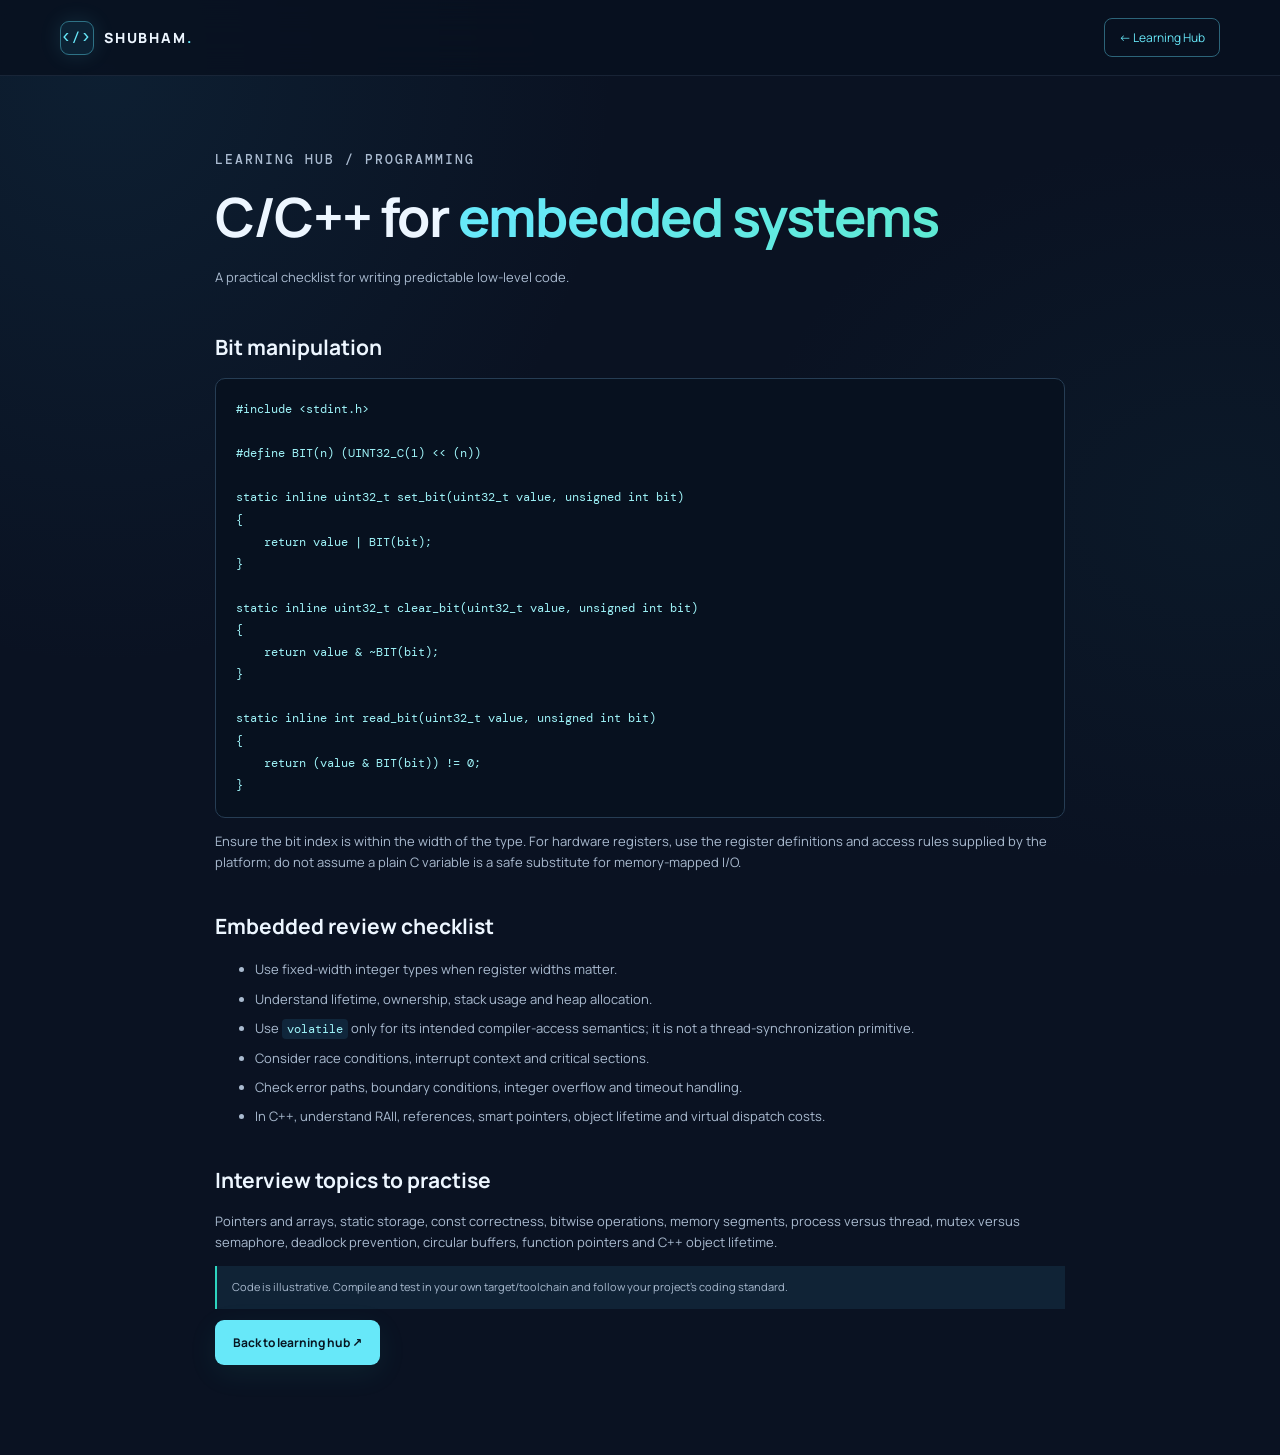
<file: c-cpp-embedded.html>
<!doctype html><html lang="en"><head><meta charset="utf-8"><meta name="viewport" content="width=device-width, initial-scale=1"><title>C/C++ for Embedded | Shubham Vispute</title><link rel="stylesheet" href="../styles.css"><link rel="stylesheet" href="article.css"></head><body><header class="site-header"><div class="container nav-wrap"><a class="brand" href="../index.html"><span class="brand-mark">&lt;/&gt;</span><span>SHUBHAM<span class="brand-dot">.</span></span></a><a class="nav-cta" href="../index.html#learning">← Learning Hub</a></div></header><main class="container article"><p class="eyebrow">LEARNING HUB / PROGRAMMING</p><h1>C/C++ for <span class="gradient-text">embedded systems</span></h1><p class="article-lead">A practical checklist for writing predictable low-level code.</p><h2>Bit manipulation</h2><pre><code>#include &lt;stdint.h&gt;

#define BIT(n) (UINT32_C(1) &lt;&lt; (n))

static inline uint32_t set_bit(uint32_t value, unsigned int bit)
{
    return value | BIT(bit);
}

static inline uint32_t clear_bit(uint32_t value, unsigned int bit)
{
    return value &amp; ~BIT(bit);
}

static inline int read_bit(uint32_t value, unsigned int bit)
{
    return (value &amp; BIT(bit)) != 0;
}</code></pre><p>Ensure the bit index is within the width of the type. For hardware registers, use the register definitions and access rules supplied by the platform; do not assume a plain C variable is a safe substitute for memory-mapped I/O.</p><h2>Embedded review checklist</h2><ul><li>Use fixed-width integer types when register widths matter.</li><li>Understand lifetime, ownership, stack usage and heap allocation.</li><li>Use <code>volatile</code> only for its intended compiler-access semantics; it is not a thread-synchronization primitive.</li><li>Consider race conditions, interrupt context and critical sections.</li><li>Check error paths, boundary conditions, integer overflow and timeout handling.</li><li>In C++, understand RAII, references, smart pointers, object lifetime and virtual dispatch costs.</li></ul><h2>Interview topics to practise</h2><p>Pointers and arrays, static storage, const correctness, bitwise operations, memory segments, process versus thread, mutex versus semaphore, deadlock prevention, circular buffers, function pointers and C++ object lifetime.</p><p class="article-note">Code is illustrative. Compile and test in your own target/toolchain and follow your project's coding standard.</p><a class="button button-primary" href="../index.html#learning">Back to learning hub ↗</a></main></body></html>
</file>
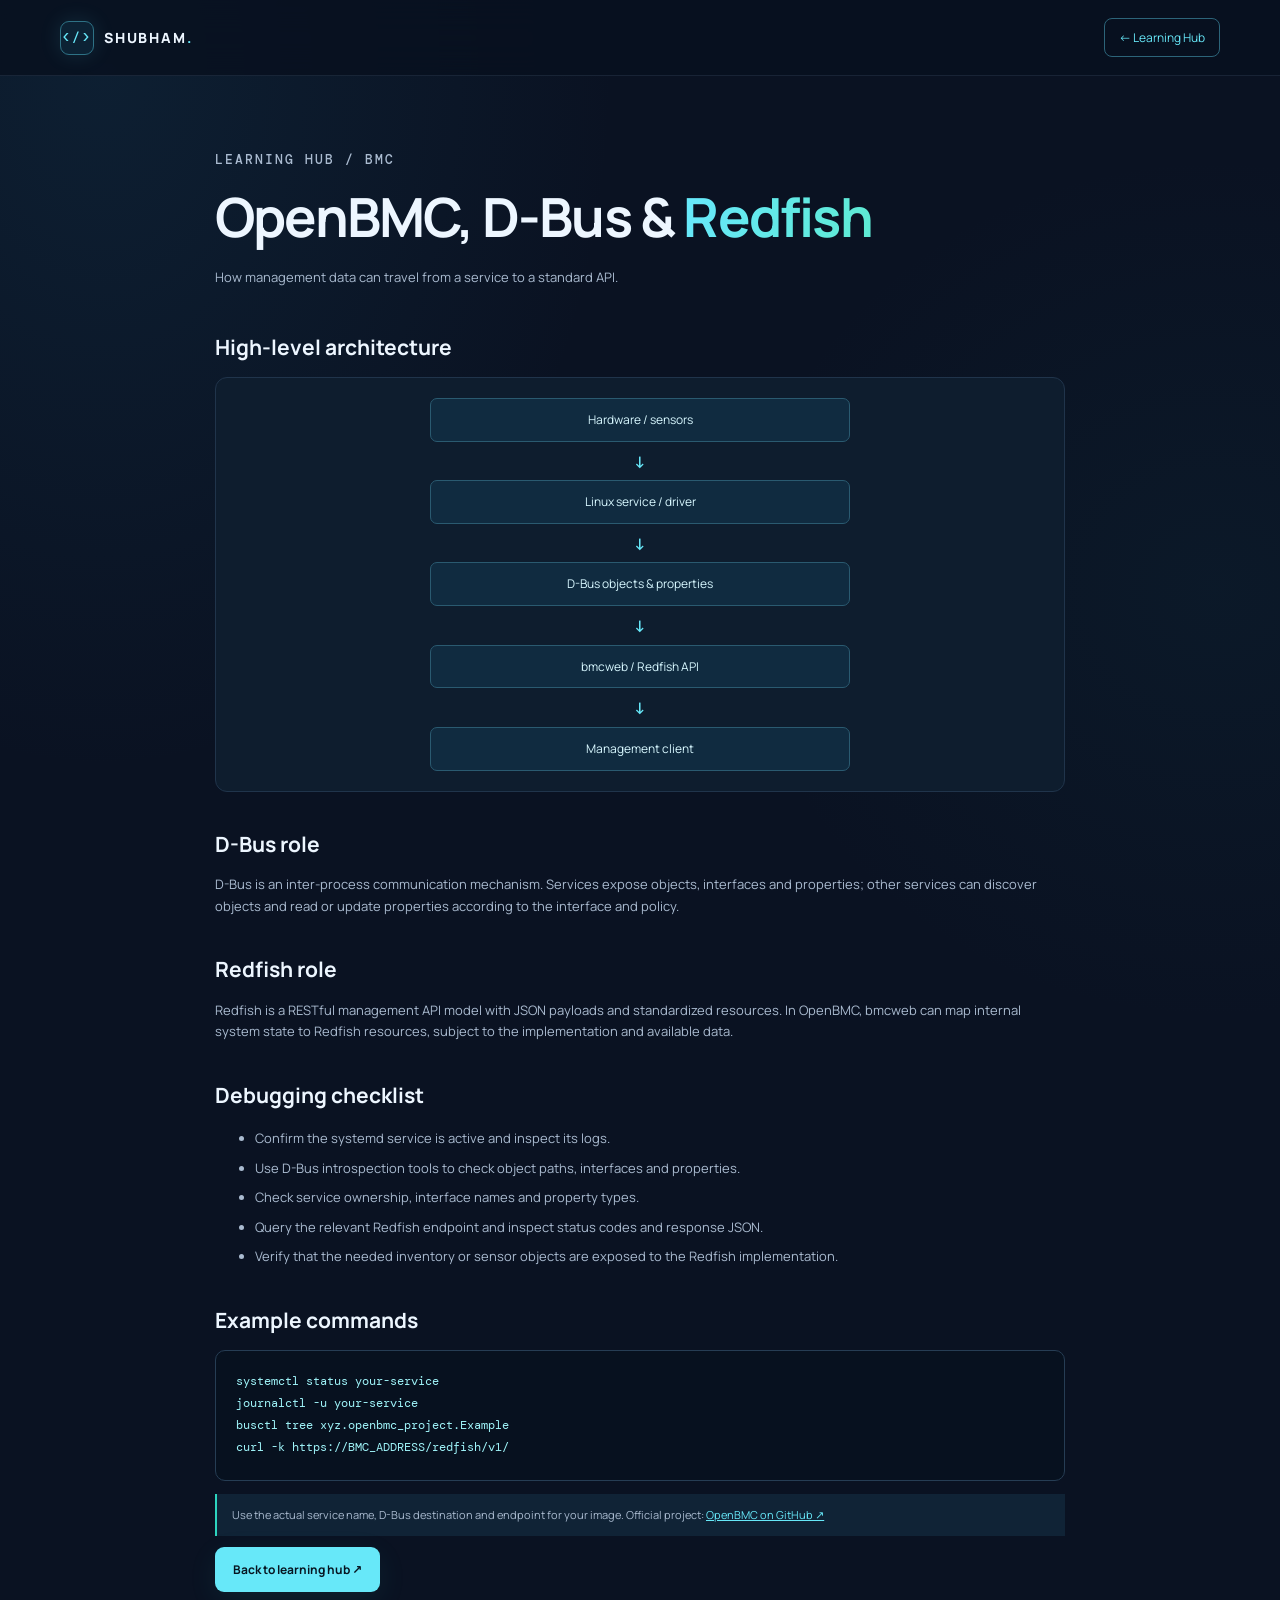
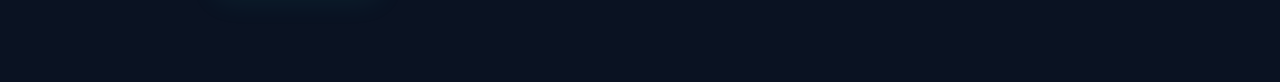
<file: openbmc-redfish.html>
<!doctype html><html lang="en"><head><meta charset="utf-8"><meta name="viewport" content="width=device-width, initial-scale=1"><title>OpenBMC, D-Bus & Redfish | Shubham Vispute</title><link rel="stylesheet" href="../styles.css"><link rel="stylesheet" href="article.css"></head><body><header class="site-header"><div class="container nav-wrap"><a class="brand" href="../index.html"><span class="brand-mark">&lt;/&gt;</span><span>SHUBHAM<span class="brand-dot">.</span></span></a><a class="nav-cta" href="../index.html#learning">← Learning Hub</a></div></header><main class="container article"><p class="eyebrow">LEARNING HUB / BMC</p><h1>OpenBMC, D-Bus &amp; <span class="gradient-text">Redfish</span></h1><p class="article-lead">How management data can travel from a service to a standard API.</p><h2>High-level architecture</h2><div class="flow-diagram"><div>Hardware / sensors</div><b>↓</b><div>Linux service / driver</div><b>↓</b><div>D-Bus objects &amp; properties</div><b>↓</b><div>bmcweb / Redfish API</div><b>↓</b><div>Management client</div></div><h2>D-Bus role</h2><p>D-Bus is an inter-process communication mechanism. Services expose objects, interfaces and properties; other services can discover objects and read or update properties according to the interface and policy.</p><h2>Redfish role</h2><p>Redfish is a RESTful management API model with JSON payloads and standardized resources. In OpenBMC, bmcweb can map internal system state to Redfish resources, subject to the implementation and available data.</p><h2>Debugging checklist</h2><ul><li>Confirm the systemd service is active and inspect its logs.</li><li>Use D-Bus introspection tools to check object paths, interfaces and properties.</li><li>Check service ownership, interface names and property types.</li><li>Query the relevant Redfish endpoint and inspect status codes and response JSON.</li><li>Verify that the needed inventory or sensor objects are exposed to the Redfish implementation.</li></ul><h2>Example commands</h2><pre><code>systemctl status your-service
journalctl -u your-service
busctl tree xyz.openbmc_project.Example
curl -k https://BMC_ADDRESS/redfish/v1/</code></pre><p class="article-note">Use the actual service name, D-Bus destination and endpoint for your image. Official project: <a href="https://github.com/openbmc" target="_blank" rel="noopener">OpenBMC on GitHub ↗</a></p><a class="button button-primary" href="../index.html#learning">Back to learning hub ↗</a></main></body></html>
</file>
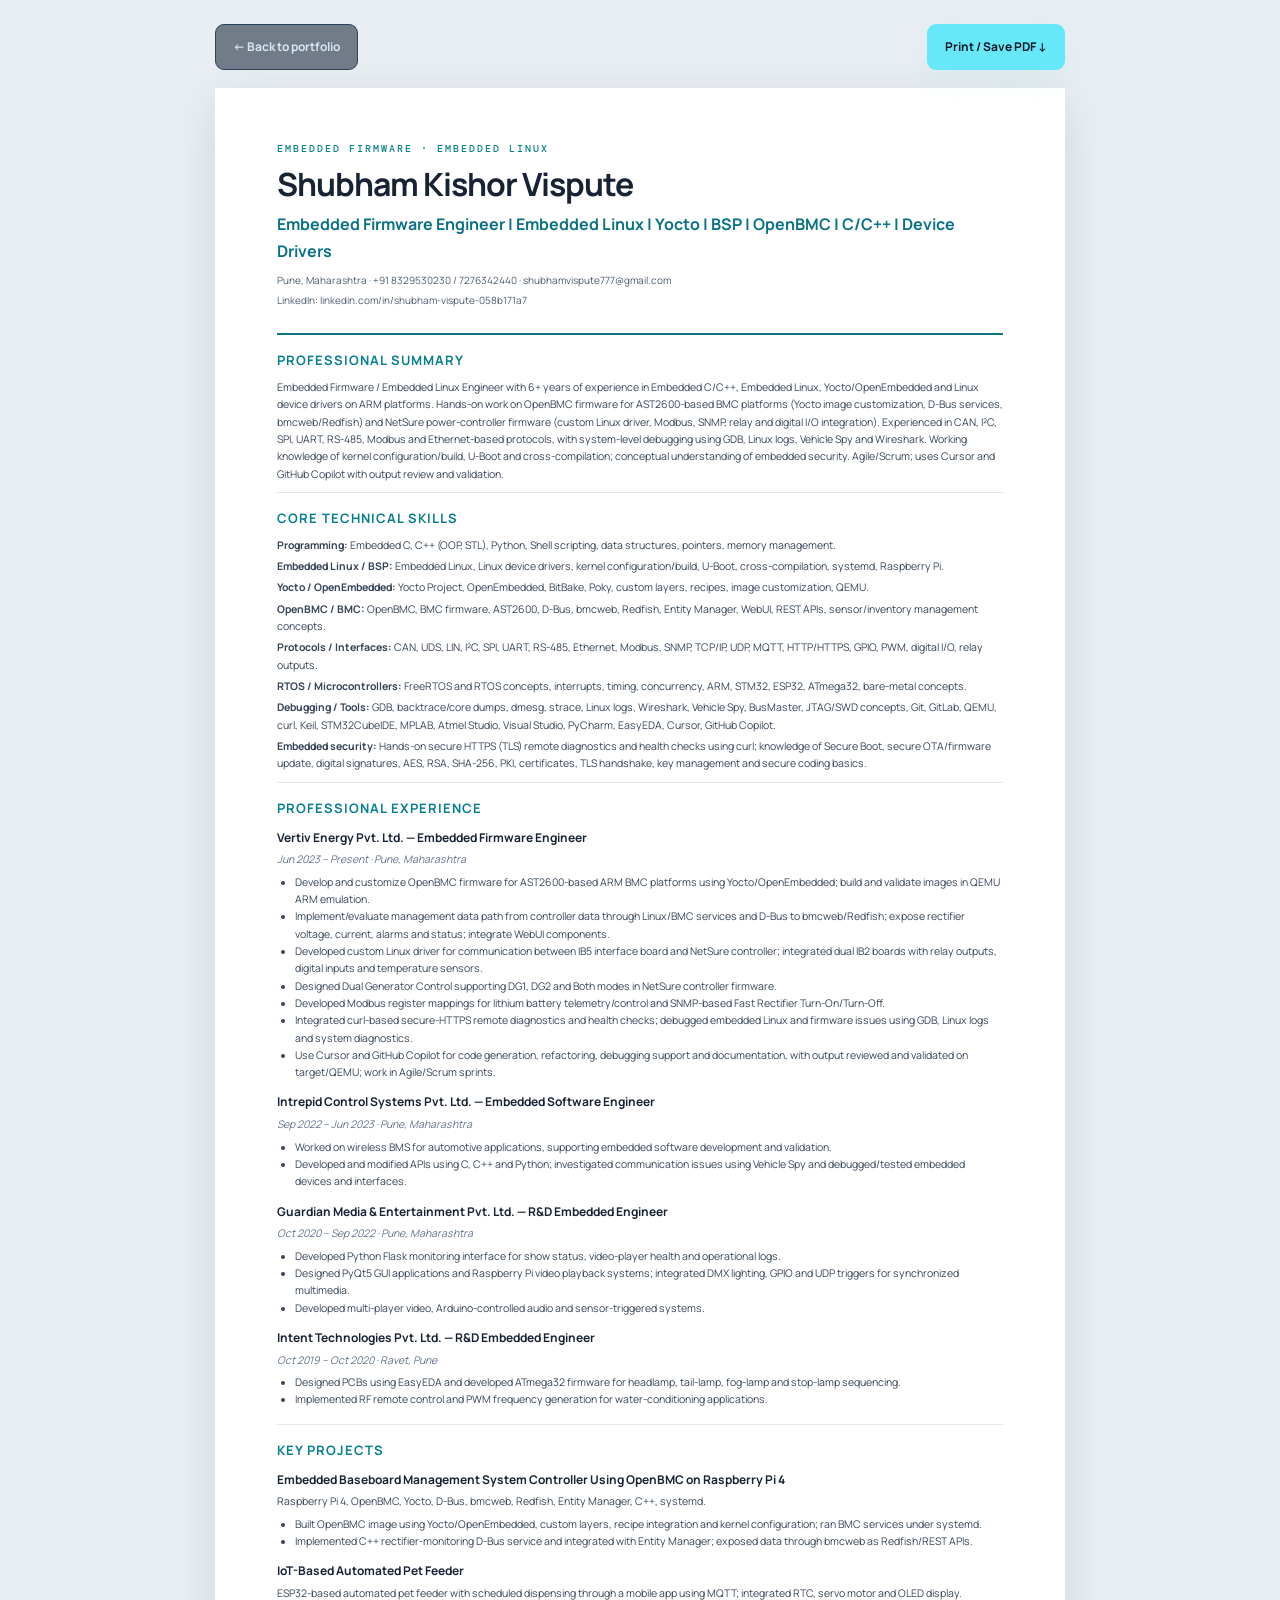
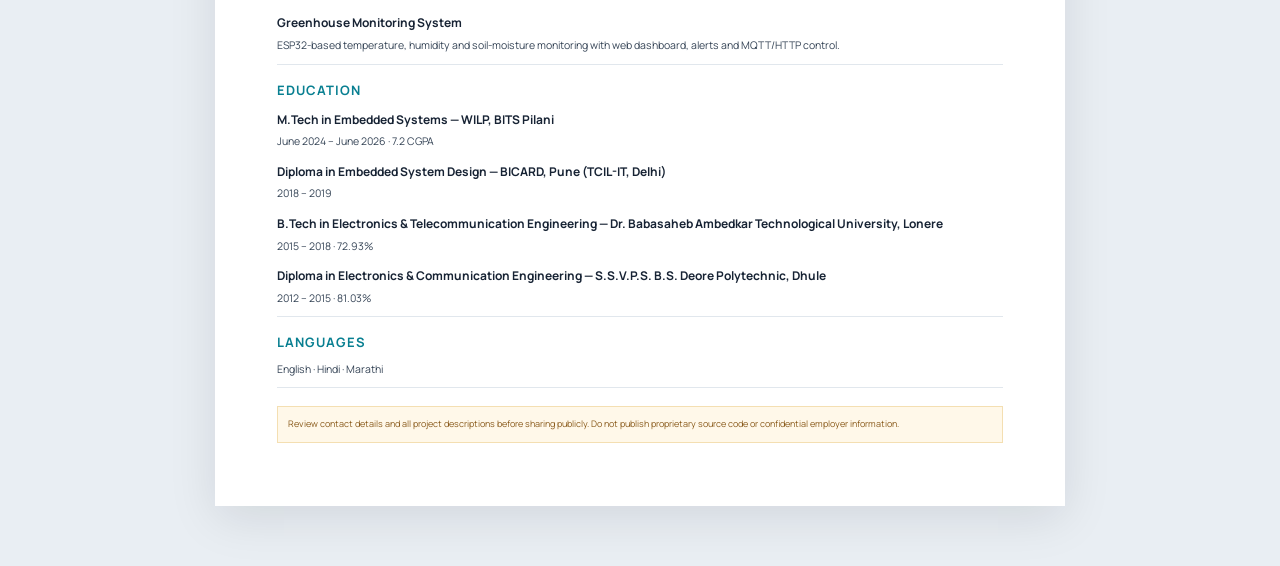
<file: resume.html>
<!doctype html>
<html lang="en"><head><meta charset="utf-8"><meta name="viewport" content="width=device-width, initial-scale=1"><meta name="theme-color" content="#0a1222"><title>Resume | Shubham Kishor Vispute</title><link rel="stylesheet" href="styles.css"><link rel="stylesheet" href="resume.css"></head>
<body class="resume-page"><header class="resume-toolbar"><a class="button button-secondary" href="index.html">← Back to portfolio</a><button class="button button-primary" onclick="window.print()">Print / Save PDF ↓</button></header>
<main class="resume-sheet"><header class="resume-header"><p class="eyebrow">EMBEDDED FIRMWARE · EMBEDDED LINUX</p><h1>Shubham Kishor Vispute</h1><p class="resume-headline">Embedded Firmware Engineer | Embedded Linux | Yocto | BSP | OpenBMC | C/C++ | Device Drivers</p><p class="resume-contact">Pune, Maharashtra · +91 8329530230 / 7276342440 · shubhamvispute777@gmail.com</p><p class="resume-contact">LinkedIn: linkedin.com/in/shubham-vispute-058b171a7</p></header>
<section class="resume-section"><h2>Professional Summary</h2><p>Embedded Firmware / Embedded Linux Engineer with 6+ years of experience in Embedded C/C++, Embedded Linux, Yocto/OpenEmbedded and Linux device drivers on ARM platforms. Hands-on work on OpenBMC firmware for AST2600-based BMC platforms (Yocto image customization, D-Bus services, bmcweb/Redfish) and NetSure power-controller firmware (custom Linux driver, Modbus, SNMP, relay and digital I/O integration). Experienced in CAN, I²C, SPI, UART, RS-485, Modbus and Ethernet-based protocols, with system-level debugging using GDB, Linux logs, Vehicle Spy and Wireshark. Working knowledge of kernel configuration/build, U-Boot and cross-compilation; conceptual understanding of embedded security. Agile/Scrum; uses Cursor and GitHub Copilot with output review and validation.</p></section>
<section class="resume-section"><h2>Core Technical Skills</h2><p><b>Programming:</b> Embedded C, C++ (OOP, STL), Python, Shell scripting, data structures, pointers, memory management.</p><p><b>Embedded Linux / BSP:</b> Embedded Linux, Linux device drivers, kernel configuration/build, U-Boot, cross-compilation, systemd, Raspberry Pi.</p><p><b>Yocto / OpenEmbedded:</b> Yocto Project, OpenEmbedded, BitBake, Poky, custom layers, recipes, image customization, QEMU.</p><p><b>OpenBMC / BMC:</b> OpenBMC, BMC firmware, AST2600, D-Bus, bmcweb, Redfish, Entity Manager, WebUI, REST APIs, sensor/inventory management concepts.</p><p><b>Protocols / Interfaces:</b> CAN, UDS, LIN, I²C, SPI, UART, RS-485, Ethernet, Modbus, SNMP, TCP/IP, UDP, MQTT, HTTP/HTTPS, GPIO, PWM, digital I/O, relay outputs.</p><p><b>RTOS / Microcontrollers:</b> FreeRTOS and RTOS concepts, interrupts, timing, concurrency, ARM, STM32, ESP32, ATmega32, bare-metal concepts.</p><p><b>Debugging / Tools:</b> GDB, backtrace/core dumps, dmesg, strace, Linux logs, Wireshark, Vehicle Spy, BusMaster, JTAG/SWD concepts, Git, GitLab, QEMU, curl, Keil, STM32CubeIDE, MPLAB, Atmel Studio, Visual Studio, PyCharm, EasyEDA, Cursor, GitHub Copilot.</p><p><b>Embedded security:</b> Hands-on secure HTTPS (TLS) remote diagnostics and health checks using curl; knowledge of Secure Boot, secure OTA/firmware update, digital signatures, AES, RSA, SHA-256, PKI, certificates, TLS handshake, key management and secure coding basics.</p></section>
<section class="resume-section"><h2>Professional Experience</h2><h3>Vertiv Energy Pvt. Ltd. — Embedded Firmware Engineer</h3><p class="resume-date">Jun 2023 – Present · Pune, Maharashtra</p><ul><li>Develop and customize OpenBMC firmware for AST2600-based ARM BMC platforms using Yocto/OpenEmbedded; build and validate images in QEMU ARM emulation.</li><li>Implement/evaluate management data path from controller data through Linux/BMC services and D-Bus to bmcweb/Redfish; expose rectifier voltage, current, alarms and status; integrate WebUI components.</li><li>Developed custom Linux driver for communication between IB5 interface board and NetSure controller; integrated dual IB2 boards with relay outputs, digital inputs and temperature sensors.</li><li>Designed Dual Generator Control supporting DG1, DG2 and Both modes in NetSure controller firmware.</li><li>Developed Modbus register mappings for lithium battery telemetry/control and SNMP-based Fast Rectifier Turn-On/Turn-Off.</li><li>Integrated curl-based secure-HTTPS remote diagnostics and health checks; debugged embedded Linux and firmware issues using GDB, Linux logs and system diagnostics.</li><li>Use Cursor and GitHub Copilot for code generation, refactoring, debugging support and documentation, with output reviewed and validated on target/QEMU; work in Agile/Scrum sprints.</li></ul>
<h3>Intrepid Control Systems Pvt. Ltd. — Embedded Software Engineer</h3><p class="resume-date">Sep 2022 – Jun 2023 · Pune, Maharashtra</p><ul><li>Worked on wireless BMS for automotive applications, supporting embedded software development and validation.</li><li>Developed and modified APIs using C, C++ and Python; investigated communication issues using Vehicle Spy and debugged/tested embedded devices and interfaces.</li></ul>
<h3>Guardian Media &amp; Entertainment Pvt. Ltd. — R&amp;D Embedded Engineer</h3><p class="resume-date">Oct 2020 – Sep 2022 · Pune, Maharashtra</p><ul><li>Developed Python Flask monitoring interface for show status, video-player health and operational logs.</li><li>Designed PyQt5 GUI applications and Raspberry Pi video playback systems; integrated DMX lighting, GPIO and UDP triggers for synchronized multimedia.</li><li>Developed multi-player video, Arduino-controlled audio and sensor-triggered systems.</li></ul>
<h3>Intent Technologies Pvt. Ltd. — R&amp;D Embedded Engineer</h3><p class="resume-date">Oct 2019 – Oct 2020 · Ravet, Pune</p><ul><li>Designed PCBs using EasyEDA and developed ATmega32 firmware for headlamp, tail-lamp, fog-lamp and stop-lamp sequencing.</li><li>Implemented RF remote control and PWM frequency generation for water-conditioning applications.</li></ul></section>
<section class="resume-section"><h2>Key Projects</h2><h3>Embedded Baseboard Management System Controller Using OpenBMC on Raspberry Pi 4</h3><p>Raspberry Pi 4, OpenBMC, Yocto, D-Bus, bmcweb, Redfish, Entity Manager, C++, systemd.</p><ul><li>Built OpenBMC image using Yocto/OpenEmbedded, custom layers, recipe integration and kernel configuration; ran BMC services under systemd.</li><li>Implemented C++ rectifier-monitoring D-Bus service and integrated with Entity Manager; exposed data through bmcweb as Redfish/REST APIs.</li></ul><h3>IoT-Based Automated Pet Feeder</h3><p>ESP32-based automated pet feeder with scheduled dispensing through a mobile app using MQTT; integrated RTC, servo motor and OLED display.</p><h3>Greenhouse Monitoring System</h3><p>ESP32-based temperature, humidity and soil-moisture monitoring with web dashboard, alerts and MQTT/HTTP control.</p></section>
<section class="resume-section"><h2>Education</h2><h3>M.Tech in Embedded Systems — WILP, BITS Pilani</h3><p>June 2024 – June 2026 · 7.2 CGPA</p><h3>Diploma in Embedded System Design — BICARD, Pune (TCIL-IT, Delhi)</h3><p>2018 – 2019</p><h3>B.Tech in Electronics &amp; Telecommunication Engineering — Dr. Babasaheb Ambedkar Technological University, Lonere</h3><p>2015 – 2018 · 72.93%</p><h3>Diploma in Electronics &amp; Communication Engineering — S.S.V.P.S. B.S. Deore Polytechnic, Dhule</h3><p>2012 – 2015 · 81.03%</p></section>
<section class="resume-section"><h2>Languages</h2><p>English · Hindi · Marathi</p></section><p class="resume-disclaimer">Review contact details and all project descriptions before sharing publicly. Do not publish proprietary source code or confidential employer information.</p></main></body></html>
</file>
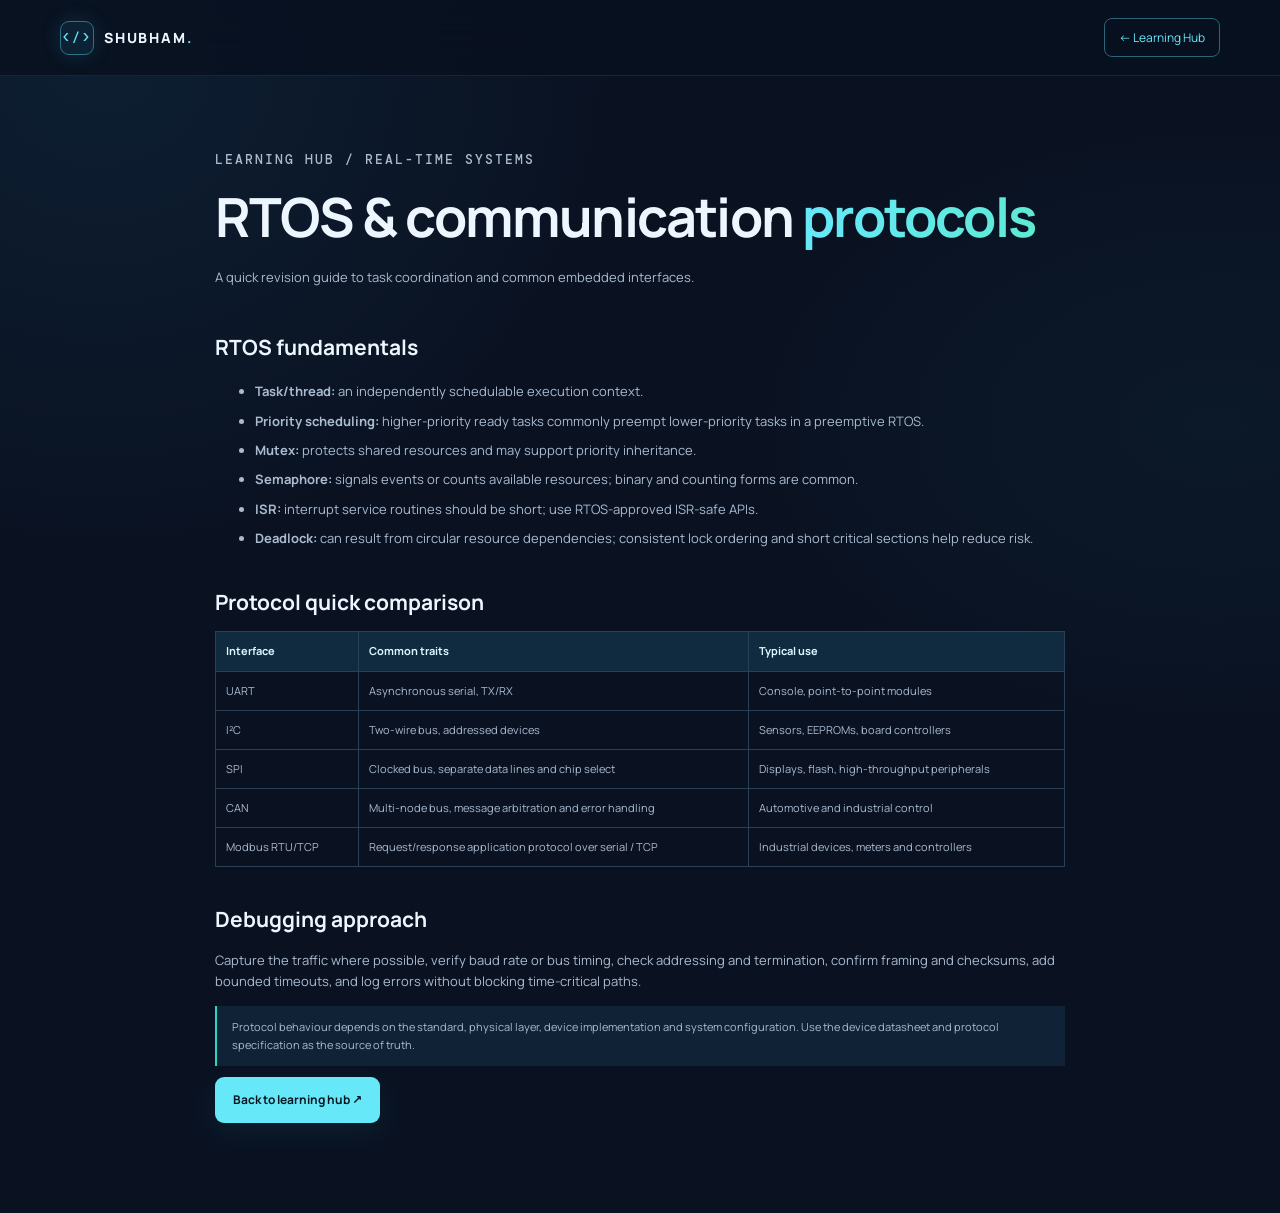
<file: rtos-protocols.html>
<!doctype html><html lang="en"><head><meta charset="utf-8"><meta name="viewport" content="width=device-width, initial-scale=1"><title>RTOS & Protocols | Shubham Vispute</title><link rel="stylesheet" href="../styles.css"><link rel="stylesheet" href="article.css"></head><body><header class="site-header"><div class="container nav-wrap"><a class="brand" href="../index.html"><span class="brand-mark">&lt;/&gt;</span><span>SHUBHAM<span class="brand-dot">.</span></span></a><a class="nav-cta" href="../index.html#learning">← Learning Hub</a></div></header><main class="container article"><p class="eyebrow">LEARNING HUB / REAL-TIME SYSTEMS</p><h1>RTOS &amp; communication <span class="gradient-text">protocols</span></h1><p class="article-lead">A quick revision guide to task coordination and common embedded interfaces.</p><h2>RTOS fundamentals</h2><ul><li><b>Task/thread:</b> an independently schedulable execution context.</li><li><b>Priority scheduling:</b> higher-priority ready tasks commonly preempt lower-priority tasks in a preemptive RTOS.</li><li><b>Mutex:</b> protects shared resources and may support priority inheritance.</li><li><b>Semaphore:</b> signals events or counts available resources; binary and counting forms are common.</li><li><b>ISR:</b> interrupt service routines should be short; use RTOS-approved ISR-safe APIs.</li><li><b>Deadlock:</b> can result from circular resource dependencies; consistent lock ordering and short critical sections help reduce risk.</li></ul><h2>Protocol quick comparison</h2><div class="table-wrap"><table><thead><tr><th>Interface</th><th>Common traits</th><th>Typical use</th></tr></thead><tbody><tr><td>UART</td><td>Asynchronous serial, TX/RX</td><td>Console, point-to-point modules</td></tr><tr><td>I²C</td><td>Two-wire bus, addressed devices</td><td>Sensors, EEPROMs, board controllers</td></tr><tr><td>SPI</td><td>Clocked bus, separate data lines and chip select</td><td>Displays, flash, high-throughput peripherals</td></tr><tr><td>CAN</td><td>Multi-node bus, message arbitration and error handling</td><td>Automotive and industrial control</td></tr><tr><td>Modbus RTU/TCP</td><td>Request/response application protocol over serial / TCP</td><td>Industrial devices, meters and controllers</td></tr></tbody></table></div><h2>Debugging approach</h2><p>Capture the traffic where possible, verify baud rate or bus timing, check addressing and termination, confirm framing and checksums, add bounded timeouts, and log errors without blocking time-critical paths.</p><p class="article-note">Protocol behaviour depends on the standard, physical layer, device implementation and system configuration. Use the device datasheet and protocol specification as the source of truth.</p><a class="button button-primary" href="../index.html#learning">Back to learning hub ↗</a></main></body></html>
</file>
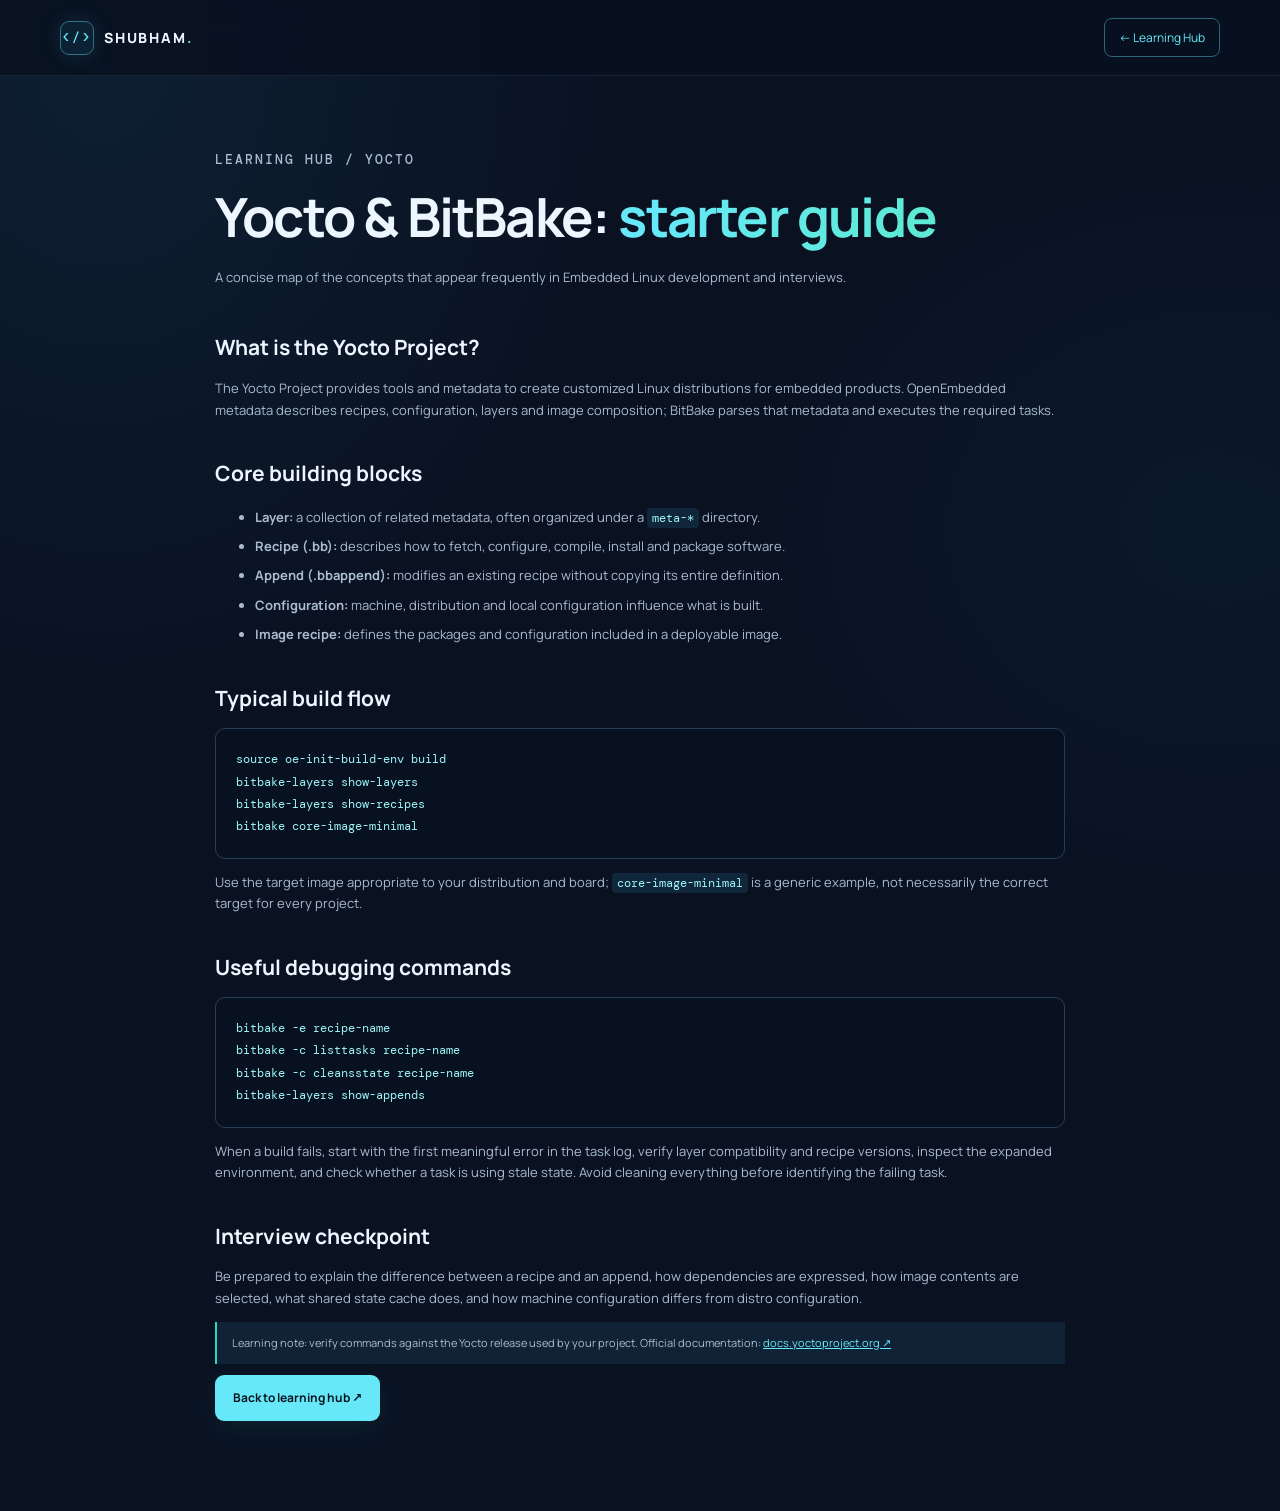
<file: yocto-guide.html>
<!doctype html><html lang="en"><head><meta charset="utf-8"><meta name="viewport" content="width=device-width, initial-scale=1"><title>Yocto & BitBake Starter Guide | Shubham Vispute</title><link rel="stylesheet" href="../styles.css"><link rel="stylesheet" href="article.css"></head><body><header class="site-header"><div class="container nav-wrap"><a class="brand" href="../index.html"><span class="brand-mark">&lt;/&gt;</span><span>SHUBHAM<span class="brand-dot">.</span></span></a><a class="nav-cta" href="../index.html#learning">← Learning Hub</a></div></header><main class="container article"><p class="eyebrow">LEARNING HUB / YOCTO</p><h1>Yocto &amp; BitBake: <span class="gradient-text">starter guide</span></h1><p class="article-lead">A concise map of the concepts that appear frequently in Embedded Linux development and interviews.</p><h2>What is the Yocto Project?</h2><p>The Yocto Project provides tools and metadata to create customized Linux distributions for embedded products. OpenEmbedded metadata describes recipes, configuration, layers and image composition; BitBake parses that metadata and executes the required tasks.</p><h2>Core building blocks</h2><ul><li><b>Layer:</b> a collection of related metadata, often organized under a <code>meta-*</code> directory.</li><li><b>Recipe (.bb):</b> describes how to fetch, configure, compile, install and package software.</li><li><b>Append (.bbappend):</b> modifies an existing recipe without copying its entire definition.</li><li><b>Configuration:</b> machine, distribution and local configuration influence what is built.</li><li><b>Image recipe:</b> defines the packages and configuration included in a deployable image.</li></ul><h2>Typical build flow</h2><pre><code>source oe-init-build-env build
bitbake-layers show-layers
bitbake-layers show-recipes
bitbake core-image-minimal</code></pre><p>Use the target image appropriate to your distribution and board; <code>core-image-minimal</code> is a generic example, not necessarily the correct target for every project.</p><h2>Useful debugging commands</h2><pre><code>bitbake -e recipe-name
bitbake -c listtasks recipe-name
bitbake -c cleansstate recipe-name
bitbake-layers show-appends</code></pre><p>When a build fails, start with the first meaningful error in the task log, verify layer compatibility and recipe versions, inspect the expanded environment, and check whether a task is using stale state. Avoid cleaning everything before identifying the failing task.</p><h2>Interview checkpoint</h2><p>Be prepared to explain the difference between a recipe and an append, how dependencies are expressed, how image contents are selected, what shared state cache does, and how machine configuration differs from distro configuration.</p><p class="article-note">Learning note: verify commands against the Yocto release used by your project. Official documentation: <a href="https://docs.yoctoproject.org/" target="_blank" rel="noopener">docs.yoctoproject.org ↗</a></p><a class="button button-primary" href="../index.html#learning">Back to learning hub ↗</a></main></body></html>
</file>
<file: styles.css>
@import url('https://fonts.googleapis.com/css2?family=DM+Mono:wght@400;500&family=Manrope:wght@400;500;600;700;800&display=swap');
:root{--bg:#0a1222;--bg2:#0d192b;--panel:#101f33;--panel2:#13263c;--line:#20344b;--text:#edf6ff;--muted:#9aadc2;--cyan:#67e8f9;--teal:#2dd4bf;--blue:#60a5fa;--radius:18px;--container:1160px}
*{box-sizing:border-box}html{scroll-behavior:smooth;scroll-padding-top:92px}body{margin:0;background:var(--bg);color:var(--text);font-family:Manrope,system-ui,-apple-system,Segoe UI,sans-serif;line-height:1.65}a{color:inherit;text-decoration:none}button{font:inherit}.container{width:min(var(--container),calc(100% - 44px));margin-inline:auto}.section{padding:100px 0}.section-alt{background:linear-gradient(130deg,rgba(18,39,61,.55),rgba(10,18,34,.25));border-block:1px solid rgba(103,232,249,.07)}.skip-link{position:absolute;left:-999px;top:10px;background:var(--cyan);color:#07101e;padding:10px;z-index:100}.skip-link:focus{left:10px}.site-header{height:76px;position:sticky;top:0;z-index:50;background:rgba(8,16,30,.88);backdrop-filter:blur(18px);border-bottom:1px solid rgba(148,180,208,.12)}.nav-wrap{height:100%;display:flex;align-items:center;justify-content:space-between;gap:25px}.brand{display:inline-flex;align-items:center;gap:10px;font-size:14px;font-weight:800;letter-spacing:1.8px;white-space:nowrap}.brand-mark{display:grid;place-items:center;width:34px;height:34px;border:1px solid #2e7286;border-radius:9px;color:var(--cyan);font:500 13px 'DM Mono',monospace;background:#0c2234}.brand-dot{color:var(--cyan)}.nav-links{display:flex;align-items:center;gap:25px}.nav-links a{font-size:12px;color:#b7c6d8;transition:color .2s}.nav-links a:hover,.nav-links a:focus{color:var(--cyan)}.nav-cta{border:1px solid #2c6479;border-radius:8px;padding:9px 14px;font-size:12px;color:var(--cyan);white-space:nowrap}.menu-toggle{display:none;color:var(--text);background:transparent;border:1px solid var(--line);border-radius:8px;padding:7px 10px}.hero{padding-top:94px;padding-bottom:32px;overflow:hidden;background:radial-gradient(ellipse at 75% 30%,rgba(19,85,115,.16),transparent 42%)}.hero-grid{display:grid;grid-template-columns:1.1fr .9fr;align-items:center;gap:50px;min-height:480px}.eyebrow{font:500 10px 'DM Mono',monospace;letter-spacing:2px;color:var(--cyan);margin:0 0 18px}.status-dot{display:inline-block;width:7px;height:7px;border-radius:50%;background:var(--teal);box-shadow:0 0 12px #2dd4bf;margin-right:8px}.hero h1{font-size:clamp(39px,5vw,64px);line-height:1.1;letter-spacing:-2.8px;margin:0 0 24px;max-width:680px}.gradient-text{background:linear-gradient(105deg,#67e8f9 5%,#5eead4 55%,#60a5fa 100%);-webkit-background-clip:text;background-clip:text;color:transparent}.hero-lead{font-size:16px;color:#c4d2e2;max-width:600px}.hero-lead strong{color:var(--text)}.hero-sub{font:11px 'DM Mono',monospace;color:#8fa9c0;letter-spacing:.2px;margin-top:22px}.hero-actions{display:flex;gap:12px;flex-wrap:wrap;margin:28px 0}.button{display:inline-flex;align-items:center;justify-content:center;gap:18px;padding:12px 17px;border-radius:9px;font-size:12px;font-weight:700;border:1px solid transparent;cursor:pointer;transition:transform .2s,border-color .2s,background .2s}.button:hover{transform:translateY(-2px)}.button-primary{background:var(--cyan);color:#071521;box-shadow:0 8px 30px rgba(45,212,191,.08)}.button-primary:hover{background:#a5f3fc}.button-secondary{border-color:#2a425b;color:#d9e8f6;background:rgba(17,32,51,.55)}.button-secondary:hover{border-color:#4c8ca4}.hero-meta{display:flex;flex-wrap:wrap;gap:20px;color:#8fa4ba;font-size:10px}.meta-icon{font-style:normal;color:var(--cyan);margin-right:6px}.hero-visual{position:relative;min-height:400px;display:grid;place-items:center}.visual-glow{position:absolute;width:320px;height:320px;border-radius:50%;background:#0b91a6;filter:blur(100px);opacity:.13}.chip-card{position:relative;width:min(100%,370px);border:1px solid #24465b;border-radius:17px;background:linear-gradient(145deg,rgba(19,43,64,.95),rgba(9,20,35,.97));padding:17px 20px 14px;box-shadow:0 35px 80px rgba(0,0,0,.28)}.chip-top,.chip-bottom{display:flex;align-items:center;gap:9px;color:#8ca9bd;font:9px 'DM Mono',monospace;letter-spacing:1px}.chip-led{width:6px;height:6px;background:var(--teal);border-radius:50%;box-shadow:0 0 10px var(--teal)}.chip-menu{margin-left:auto;color:#4d7188}.chip-svg{width:100%;max-height:265px;margin:7px 0}.chip-bottom{justify-content:space-between}.pulse-line{display:inline-block;width:58px;height:4px;border-radius:10px;background:linear-gradient(90deg,var(--teal) 70%,#19384d 70%)}.float-tag{position:absolute;display:flex;align-items:center;gap:10px;padding:10px 13px;background:#10263a;border:1px solid #28516a;border-radius:10px;box-shadow:0 14px 35px #050b14aa}.float-tag b,.float-tag small{display:block}.float-tag b{font-size:10px}.float-tag small{font-size:9px;color:#8fa7bd}.tag-symbol{display:grid;place-items:center;width:31px;height:31px;border-radius:7px;background:#12394a;color:var(--cyan)}.tag-top{top:45px;right:-2px}.tag-bottom{bottom:47px;left:-4px}.visual-caption{position:absolute;bottom:4px;right:15px;font:9px 'DM Mono',monospace;letter-spacing:2px;color:#54758c}.tech-strip{display:flex;align-items:center;justify-content:space-between;gap:18px;margin-top:80px;padding:19px 0;border-block:1px solid rgba(143,173,200,.14);font:10px 'DM Mono',monospace;color:#9db0c2;flex-wrap:wrap}.tech-strip>span{color:#56768e;font-size:9px;letter-spacing:1.5px}.section-heading{display:flex;align-items:end;justify-content:space-between;gap:30px;margin-bottom:42px}.section-heading h2,.contact-grid h2,.resume-copy h2{font-size:clamp(29px,3.3vw,42px);line-height:1.2;letter-spacing:-1.5px;margin:0}.section-heading .eyebrow{margin-bottom:12px}.section-intro{max-width:400px;color:var(--muted);font-size:13px;margin:0}.about-grid{display:grid;grid-template-columns:1fr .92fr;gap:85px}.about-copy p{color:var(--muted);font-size:13px}.about-copy .large-copy{font-size:21px;line-height:1.55;color:#d9e9f7;margin-top:0}.about-copy strong{color:#e9f7ff}.profile-facts{display:grid;gap:12px}.fact-card{display:flex;gap:15px;align-items:center;border:1px solid var(--line);background:rgba(17,34,54,.6);padding:16px;border-radius:12px}.fact-icon{font:11px 'DM Mono',monospace;color:var(--cyan);background:#123247;border-radius:8px;padding:11px}.fact-card b,.fact-card small{display:block}.fact-card b{font-size:12px}.fact-card small{font-size:11px;color:var(--muted);margin-top:3px}.skills-grid{display:grid;grid-template-columns:repeat(3,1fr);gap:14px}.skill-card{padding:23px;border:1px solid var(--line);border-radius:14px;background:linear-gradient(145deg,rgba(17,34,54,.85),rgba(12,25,42,.75));min-height:190px}.skill-head{display:flex;align-items:center;gap:12px;margin-bottom:18px}.skill-icon{display:grid;place-items:center;width:35px;height:35px;border-radius:9px;background:#12364a;color:var(--cyan);font:13px 'DM Mono',monospace}.skill-head h3{font-size:13px;margin:0}.tags{display:flex;flex-wrap:wrap;gap:7px}.tags span{border:1px solid #284159;border-radius:5px;padding:4px 7px;font-size:10px;color:#b6c8d9;background:rgba(18,38,59,.6)}.fine-print{font-size:10px;color:#70869c;margin-top:20px}.timeline{max-width:850px;margin:0 auto;position:relative}.timeline:before{content:"";position:absolute;left:8px;top:9px;bottom:20px;width:1px;background:#28556a}.timeline-item{position:relative;padding:0 0 35px 40px}.timeline-marker{position:absolute;left:2px;top:6px;width:13px;height:13px;border:2px solid var(--cyan);border-radius:50%;background:var(--bg);box-shadow:0 0 0 5px #10293b}.timeline-content{border:1px solid var(--line);border-radius:13px;background:rgba(12,26,43,.72);padding:22px}.timeline-top{display:flex;align-items:start;justify-content:space-between;gap:20px}.timeline-top h3{margin:0;font-size:15px}.timeline-date{font:10px 'DM Mono',monospace;color:var(--cyan);white-space:nowrap}.timeline-org{color:#d1e7f6!important;font-size:12px!important;margin:5px 0 12px!important}.timeline-content p{font-size:12px;color:var(--muted);margin:0 0 13px}.filter-row{display:flex;gap:8px;flex-wrap:wrap;margin:-14px 0 25px}.filter-btn{border:1px solid #294158;border-radius:7px;padding:8px 13px;background:transparent;color:#a7bbce;font-size:11px;cursor:pointer}.filter-btn.active,.filter-btn:hover{border-color:#3c8799;color:var(--cyan);background:#102a3d}.projects-grid{display:grid;grid-template-columns:repeat(2,1fr);gap:18px}.project-card{border:1px solid var(--line);border-radius:15px;overflow:hidden;background:rgba(15,30,48,.8);transition:transform .2s,border-color .2s}.project-card:hover{transform:translateY(-3px);border-color:#38657b}.project-card.hidden{display:none}.project-art{height:155px;position:relative;overflow:hidden;display:flex;align-items:center;justify-content:center;background:radial-gradient(ellipse at 50% 40%,#17435b,#0b192a 68%)}.art-label{position:absolute;left:19px;bottom:14px;font:9px 'DM Mono',monospace;letter-spacing:1.7px;color:#83a9c1}.art-chip{display:grid;place-items:center;width:90px;height:90px;border:1px solid #3e91a6;border-radius:13px;background:linear-gradient(145deg,#174b63,#0c2033);color:var(--cyan);font:700 20px 'DM Mono',monospace;box-shadow:0 0 45px #18a4b326}.art-lines{position:absolute;inset:0;background:repeating-linear-gradient(0deg,transparent 0 27px,#2dd4bf12 28px 29px),repeating-linear-gradient(90deg,transparent 0 27px,#2dd4bf12 28px 29px);mask-image:radial-gradient(ellipse at center,#000 10%,transparent 75%)}.art-generator{background:radial-gradient(ellipse at 50% 50%,#173b4c,#0b192a 70%)}.power-ring{display:grid;place-items:center;width:85px;height:85px;border:1px solid var(--teal);border-radius:50%;color:var(--teal);font:700 24px 'DM Mono',monospace;box-shadow:0 0 0 13px #2dd4bf0a,0 0 0 28px #2dd4bf08}.signal-bars{position:absolute;right:23px;top:23px;display:flex;gap:4px;align-items:end;height:27px}.signal-bars i{width:4px;background:var(--cyan);border-radius:3px}.signal-bars i:nth-child(1){height:7px}.signal-bars i:nth-child(2){height:13px}.signal-bars i:nth-child(3){height:19px}.signal-bars i:nth-child(4){height:24px}.signal-bars i:nth-child(5){height:16px}.art-protocol{gap:13px;background:radial-gradient(ellipse at 50% 50%,#1b3c56,#0b192a 70%)}.protocol-node{border:1px solid #38758d;background:#102b41;padding:14px 11px;border-radius:8px;color:#bfeef7;font:9px 'DM Mono',monospace}.protocol-arrow{font-size:22px;color:var(--cyan)}.art-iot{background:radial-gradient(ellipse at 50% 50%,#193d5b,#0b192a 70%)}.iot-device{z-index:2;border:1px solid #4e9fb0;border-radius:9px;padding:22px 16px;background:#102b41;color:var(--cyan);font:700 15px 'DM Mono',monospace}.iot-orbit{position:absolute;width:145px;height:80px;border:1px dashed #2dd4bf88;border-radius:50%;transform:rotate(-28deg)}.project-body{padding:22px}.project-type{font:9px 'DM Mono',monospace;color:var(--cyan);letter-spacing:1.4px}.project-body h3{font-size:17px;line-height:1.35;margin:9px 0}.project-body>p{font-size:12px;color:var(--muted);margin:0 0 17px}.project-details{border-top:1px solid #20364c;padding-top:13px;margin-bottom:15px}.project-details b{font-size:11px;color:#d7e7f4}.project-details ul{padding-left:17px;margin:8px 0;color:var(--muted);font-size:11px}.project-details li{padding:2px 0}.project-note{display:block;font-size:10px;color:#728da4;margin-top:14px}.learning-grid{display:grid;grid-template-columns:repeat(4,1fr);gap:14px}.learning-card{position:relative;min-height:255px;padding:22px;border:1px solid var(--line);border-radius:14px;background:linear-gradient(150deg,#12263b,#0d1a2b);transition:transform .2s,border-color .2s}.learning-card:hover{transform:translateY(-3px);border-color:#3c7d91}.learning-number{position:absolute;right:17px;top:15px;font:10px 'DM Mono',monospace;color:#56758c}.learning-icon{display:grid;place-items:center;width:43px;height:43px;border:1px solid #2a6278;border-radius:10px;background:#103349;color:var(--cyan);font:14px 'DM Mono',monospace;margin-bottom:22px}.learning-card h3{font-size:14px;margin:0 0 9px}.learning-card p{font-size:11px;color:var(--muted);min-height:58px}.read-link{display:flex;justify-content:space-between;border-top:1px solid #243b51;padding-top:12px;margin-top:15px;color:var(--cyan);font-size:10px}.video-feature{display:grid;grid-template-columns:.9fr 1.1fr;gap:35px;padding:23px;border:1px solid var(--line);border-radius:18px;background:linear-gradient(120deg,#11263b,#0d1a2b);align-items:center}.video-screen{min-height:290px;border-radius:12px;background:radial-gradient(ellipse at center,#154b61,#0b192a 72%);display:flex;flex-direction:column;align-items:center;justify-content:center;position:relative;overflow:hidden;border:1px solid #28536a}.video-screen:before{content:"";position:absolute;inset:0;background:linear-gradient(135deg,transparent 49.5%,#67e8f911 50%,transparent 50.5%),linear-gradient(45deg,transparent 49.5%,#67e8f911 50%,transparent 50.5%);background-size:48px 48px}.video-play{z-index:1;display:grid;place-items:center;width:54px;height:54px;padding-left:3px;border-radius:50%;background:var(--cyan);color:#071521;box-shadow:0 0 0 12px #67e8f918}.screen-kicker{z-index:1;font:9px 'DM Mono',monospace;color:var(--cyan);letter-spacing:2px;margin-top:23px}.video-screen h3{z-index:1;font-size:24px;margin:7px 0 0}.video-screen p{z-index:1;font-size:11px;color:#9ab2c7;margin:2px}.screen-circuit{z-index:1;margin-top:15px;font:18px 'DM Mono',monospace;color:#2dd4bf}.series-label,.video-status{font:9px 'DM Mono',monospace;letter-spacing:1.5px;color:var(--cyan)}.video-feature-copy h3{font-size:23px;line-height:1.35;margin:10px 0}.video-feature-copy p,.check-list{font-size:12px;color:var(--muted)}.check-list{list-style:none;padding:0;margin:18px 0 23px}.check-list li{margin:8px 0}.check-list li:before{content:"✓";color:var(--teal);margin-right:10px}.video-grid{display:grid;grid-template-columns:repeat(3,1fr);gap:15px;margin-top:18px}.video-card{border:1px solid var(--line);border-radius:12px;overflow:hidden;background:#0e1c2d}.video-thumb{height:135px;display:flex;align-items:center;justify-content:center;position:relative;background:radial-gradient(ellipse at center,#16425a,#0c1b2b)}.video-thumb:after{content:"";position:absolute;inset:0;background:repeating-linear-gradient(0deg,transparent 0 20px,#67e8f90b 21px 22px)}.video-thumb span{position:absolute;left:13px;top:11px;color:var(--cyan);font:10px 'DM Mono',monospace}.video-thumb b{font:500 16px 'DM Mono',monospace;color:#d9faff;z-index:1}.thumb-2{background:radial-gradient(ellipse at center,#24415e,#0c1b2b)}.thumb-3{background:radial-gradient(ellipse at center,#174e53,#0c1b2b)}.video-card-copy{padding:16px}.video-status{font-size:8px;color:#8fa7bc}.video-card h3{font-size:12px;margin:8px 0 3px}.video-card p{font-size:10px;color:var(--muted);margin:0}.resume-panel{display:flex;align-items:center;gap:24px;padding:32px;border:1px solid #2b5268;border-radius:17px;background:linear-gradient(110deg,#112d42,#102034)}.resume-icon{display:grid;place-items:center;flex:0 0 58px;height:58px;border-radius:13px;background:#153c51;color:var(--cyan);font-size:24px}.resume-copy{flex:1}.resume-copy .eyebrow{margin-bottom:8px}.resume-copy h2{font-size:26px}.resume-copy p:last-child{font-size:11px;color:var(--muted);max-width:600px}.resume-actions{display:flex;flex-direction:column;gap:9px;min-width:155px}.resume-actions .button{width:100%;justify-content:space-between}.contact-section{background:radial-gradient(ellipse at 20% 80%,#0e2b3c66,transparent 45%)}.contact-grid{display:grid;grid-template-columns:1fr .85fr;gap:70px;align-items:center}.contact-grid .section-intro{margin-top:20px}.contact-card{padding:8px 20px;border:1px solid var(--line);border-radius:14px;background:#0e1c2d}.contact-row{display:flex;align-items:center;gap:14px;padding:17px 0;border-bottom:1px solid #1e3348}.contact-row:last-child{border:0}.contact-icon{display:grid;place-items:center;width:38px;height:38px;border-radius:9px;background:#12364a;color:var(--cyan);font-weight:700;font-size:13px;flex:0 0 38px}.contact-row small,.contact-row b,.contact-row p,.contact-row a{display:block}.contact-row small{font:9px 'DM Mono',monospace;letter-spacing:1px;color:#7192a8}.contact-row b{font-size:12px;margin:3px 0}.contact-row a,.contact-row p{font-size:10px;color:var(--muted);overflow-wrap:anywhere;margin:0}.contact-row a:hover{color:var(--cyan)}.site-footer{border-top:1px solid #1c2e43;padding:25px 0}.footer-inner{display:flex;align-items:center;justify-content:space-between;gap:18px}.footer-inner p,.footer-inner>span{font-size:10px;color:#71879c}.footer-inner .brand{font-size:11px}.footer-inner .brand-mark{width:29px;height:29px}
@media(max-width:980px){.nav-links{gap:14px}.nav-links a{font-size:11px}.hero-grid{gap:25px}.hero h1{font-size:51px}.learning-grid{grid-template-columns:repeat(2,1fr)}.about-grid{gap:40px}.skills-grid{grid-template-columns:repeat(2,1fr)}.resume-panel{flex-wrap:wrap}.resume-copy{min-width:55%}.resume-actions{flex-direction:row;width:100%}.resume-actions .button{width:auto;flex:1}}
@media(max-width:740px){.container{width:min(100% - 32px,var(--container))}.section{padding:72px 0}.site-header{height:66px}.menu-toggle{display:block;margin-left:auto}.nav-cta{display:none}.nav-links{display:none;position:absolute;top:65px;left:0;right:0;padding:15px 22px 20px;background:#0a1424;border-bottom:1px solid var(--line);flex-direction:column;align-items:stretch;gap:0}.nav-links.open{display:flex}.nav-links a{padding:12px 0;font-size:13px;border-bottom:1px solid #1a2b3e}.nav-links a:last-child{border:0}.hero{padding-top:65px}.hero-grid{grid-template-columns:1fr;gap:15px}.hero h1{font-size:clamp(39px,10vw,55px);letter-spacing:-1.8px}.hero-lead{font-size:14px}.hero-visual{min-height:350px;margin-top:5px}.chip-card{width:min(100%,350px)}.tag-top{right:0;top:24px}.tag-bottom{left:0;bottom:25px}.tech-strip{margin-top:45px;justify-content:flex-start;gap:15px 22px}.tech-strip>span{width:100%}.section-heading{align-items:start;flex-direction:column;gap:15px;margin-bottom:30px}.section-heading h2,.contact-grid h2{font-size:34px}.about-grid,.contact-grid{grid-template-columns:1fr;gap:30px}.about-copy .large-copy{font-size:18px}.skills-grid,.projects-grid{grid-template-columns:1fr}.skill-card{min-height:0}.timeline-top{flex-direction:column;gap:5px}.timeline-date{white-space:normal}.timeline-content{padding:17px}.learning-grid{grid-template-columns:1fr 1fr}.learning-card{padding:17px;min-height:245px}.video-feature{grid-template-columns:1fr;padding:14px;gap:24px}.video-screen{min-height:245px}.video-grid{grid-template-columns:1fr}.video-card{display:grid;grid-template-columns:130px 1fr}.video-thumb{height:100%;min-height:115px}.video-card-copy{align-self:center}.resume-panel{padding:22px;gap:15px}.resume-icon{width:45px;flex-basis:45px;height:45px}.resume-copy{min-width:calc(100% - 65px)}.resume-copy h2{font-size:22px}.resume-actions{flex-direction:column}.resume-actions .button{width:100%}.footer-inner{flex-wrap:wrap}.footer-inner p{order:3;width:100%;margin:0}.footer-inner>span{font-size:9px}}
@media(max-width:420px){.learning-grid{grid-template-columns:1fr}.learning-card{min-height:0}.hero-meta{flex-direction:column;gap:8px}.hero-actions .button{flex:1}.float-tag{padding:8px}.float-tag b{font-size:9px}.float-tag small{font-size:8px}}
@media(prefers-reduced-motion:reduce){html{scroll-behavior:auto}*,*:before,*:after{transition:none!important;animation:none!important}}
@media print{.site-header,.site-footer,.hero-visual,.hero-actions,.tech-strip,.filter-row,.video-feature,.video-grid,.resume-actions{display:none!important}.section{padding:25px 0}.hero{padding-top:30px}.hero-grid{display:block;min-height:0}.hero h1{font-size:34px}.container{width:100%}body{background:#fff;color:#111}.section-alt{background:#fff;border-color:#ddd}.gradient-text{color:#007c91;-webkit-text-fill-color:#007c91}.section-heading h2,.contact-grid h2{color:#111}.about-copy p,.timeline-content p,.project-body>p,.section-intro{color:#444}.project-card,.skill-card,.timeline-content,.fact-card,.learning-card{background:#fff;border-color:#ccc;break-inside:avoid}.tags span{color:#333;border-color:#bbb}.project-art{height:75px}.projects-grid{grid-template-columns:1fr 1fr}.contact-grid{grid-template-columns:1fr 1fr}.contact-row a{color:#333}}


/* Production polish: motion, depth, responsive interactions and focus states */
:root { --cyan:#67e8f9; --teal:#2dd4bf; --glow:rgba(103,232,249,.18); }
html { scroll-behavior:smooth; scroll-padding-top:92px; }
body {
  background:
    radial-gradient(ellipse at 8% 4%, rgba(28,91,123,.18), transparent 32rem),
    radial-gradient(ellipse at 95% 35%, rgba(20,75,89,.12), transparent 30rem),
    var(--bg);
}
::selection { background:rgba(103,232,249,.28); color:#fff; }
a, button { -webkit-tap-highlight-color:transparent; }
a:focus-visible, button:focus-visible { outline:2px solid var(--cyan); outline-offset:4px; }
.button { position:relative; isolation:isolate; overflow:hidden; transition:transform .25s ease, box-shadow .25s ease, border-color .25s ease; }
.button:before { content:""; position:absolute; inset:0; z-index:-1; background:linear-gradient(110deg,transparent 20%,rgba(255,255,255,.14),transparent 75%); transform:translateX(-130%); transition:transform .65s ease; }
.button:hover { transform:translateY(-2px); box-shadow:0 10px 28px rgba(0,0,0,.22); }
.button:hover:before { transform:translateX(130%); }
.site-header { backdrop-filter:blur(18px); -webkit-backdrop-filter:blur(18px); background:rgba(8,17,31,.82); }
.brand-mark { box-shadow:0 0 22px rgba(103,232,249,.12); }
.hero h1 { text-wrap:balance; }
.gradient-text { background-size:180% auto; animation:gradientFlow 7s ease-in-out infinite alternate; }
.hero-visual { perspective:1000px; }
.chip-card { box-shadow:0 24px 70px rgba(0,0,0,.22), inset 0 1px rgba(255,255,255,.035); animation:cardFloat 7s ease-in-out infinite; }
.float-tag { box-shadow:0 14px 34px rgba(0,0,0,.22); animation:tagFloat 5.5s ease-in-out infinite; }
.tag-bottom { animation-delay:-2.5s; }
.tech-strip span { transition:color .25s ease, transform .25s ease; }
.tech-strip span:hover { color:var(--cyan); transform:translateY(-2px); }
.skill-card, .project-card, .learning-card, .video-card, .contact-card, .timeline-content {
  position:relative; isolation:isolate; transition:transform .32s cubic-bezier(.2,.75,.25,1), border-color .3s ease, box-shadow .3s ease;
}
.skill-card:before, .project-card:before, .learning-card:before, .video-card:before {
  content:""; pointer-events:none; position:absolute; inset:0; z-index:-1; border-radius:inherit;
  background:radial-gradient(340px circle at var(--pointer-x,50%) var(--pointer-y,0%), rgba(103,232,249,.09), transparent 65%);
  opacity:0; transition:opacity .35s ease;
}
.skill-card:hover:before, .project-card:hover:before, .learning-card:hover:before, .video-card:hover:before { opacity:1; }
.skill-card:hover, .project-card:hover, .learning-card:hover, .video-card:hover {
  transform:translateY(-6px); border-color:#39758c; box-shadow:0 18px 42px rgba(0,0,0,.2), 0 0 0 1px rgba(103,232,249,.035);
}
.project-art { overflow:hidden; }
.project-art:after { content:""; position:absolute; inset:-50%; background:linear-gradient(110deg,transparent 42%,rgba(103,232,249,.08) 50%,transparent 58%); transform:translateX(-65%) rotate(8deg); transition:transform .9s ease; pointer-events:none; }
.project-card:hover .project-art:after { transform:translateX(65%) rotate(8deg); }
.art-lines { animation:linePulse 4s ease-in-out infinite; }
.power-ring { animation:ringPulse 4.5s ease-in-out infinite; }
.iot-orbit { animation:orbitDrift 10s ease-in-out infinite alternate; }
.video-screen { box-shadow:inset 0 0 60px rgba(45,212,191,.05); }
.video-screen:before { animation:gridDrift 22s linear infinite; }
.video-play { animation:playPulse 3s ease-in-out infinite; }
.video-card { display:flex; flex-direction:column; }
.video-thumb { flex:0 0 135px; overflow:hidden; }
.video-thumb:after { transition:opacity .3s ease; }
.video-card:hover .video-thumb:after { opacity:.45; }
.video-topic-link { display:flex; justify-content:space-between; align-items:center; gap:10px; margin-top:13px; padding-top:11px; border-top:1px solid var(--line); color:var(--cyan); font-size:10px; }
.video-topic-link b { transition:transform .25s ease; }
.video-topic-link:hover b { transform:translate(3px,-3px); }
.video-status { display:inline-block; color:#9de9ef; letter-spacing:1px; }
.contact-row { transition:padding-left .25s ease; }
.contact-row:hover { padding-left:5px; }
.contact-icon { transition:transform .25s ease, box-shadow .25s ease; }
.contact-row:hover .contact-icon { transform:translateY(-2px); box-shadow:0 5px 20px rgba(103,232,249,.1); }
.timeline-marker { box-shadow:0 0 0 5px rgba(103,232,249,.07); }
.read-link b { transition:transform .25s ease; }
.learning-card:hover .read-link b { transform:translate(3px,-3px); }
.filter-btn { transition:color .2s ease, background .2s ease, border-color .2s ease, transform .2s ease; }
.filter-btn:hover { transform:translateY(-1px); }
.project-card.hidden { display:none; }
.project-card.filter-enter { animation:filterEnter .35s ease both; }
.motion-ready .reveal, .motion-ready .reveal-item { opacity:0; transform:translateY(22px); transition:opacity .65s ease, transform .65s cubic-bezier(.2,.7,.2,1); transition-delay:var(--reveal-delay,0ms); }
.motion-ready .reveal.is-visible, .motion-ready .reveal-item.is-visible { opacity:1; transform:translateY(0); }
.section-heading { position:relative; }
.section-heading h2 { text-wrap:balance; }
.site-footer a:hover { color:var(--cyan); }
@keyframes gradientFlow { from { background-position:0% center; } to { background-position:100% center; } }
@keyframes cardFloat { 0%,100% { transform:translateY(0) rotateX(0deg); } 50% { transform:translateY(-7px) rotateX(1deg); } }
@keyframes tagFloat { 0%,100% { transform:translateY(0); } 50% { transform:translateY(-7px); } }
@keyframes linePulse { 0%,100% { opacity:.65; } 50% { opacity:1; } }
@keyframes ringPulse { 0%,100% { box-shadow:0 0 0 0 rgba(103,232,249,0); } 50% { box-shadow:0 0 28px 3px rgba(103,232,249,.1); } }
@keyframes orbitDrift { from { transform:rotate(-28deg) translateX(-3px); } to { transform:rotate(-20deg) translateX(5px); } }
@keyframes gridDrift { from { background-position:0 0,0 0; } to { background-position:48px 48px,-48px 48px; } }
@keyframes playPulse { 0%,100% { box-shadow:0 0 0 10px rgba(103,232,249,.07),0 0 0 0 rgba(103,232,249,.12); } 50% { box-shadow:0 0 0 14px rgba(103,232,249,.03),0 0 0 22px rgba(103,232,249,0); } }
@keyframes filterEnter { from { opacity:.25; transform:translateY(8px) scale(.99); } to { opacity:1; transform:translateY(0) scale(1); } }
@media(max-width:740px) {
  .motion-ready .reveal, .motion-ready .reveal-item { transform:translateY(14px); }
  .skill-card:hover, .project-card:hover, .learning-card:hover, .video-card:hover { transform:translateY(-2px); }
  .video-card { display:flex; }
  .video-thumb { flex-basis:135px; }
}
@media(prefers-reduced-motion:reduce) {
  *, *:before, *:after { animation:none!important; transition:none!important; scroll-behavior:auto!important; }
  .motion-ready .reveal, .motion-ready .reveal-item { opacity:1!important; transform:none!important; }
}
</file>
<file: article.css>
.article{max-width:850px;padding-top:75px;padding-bottom:90px}.article h1{font-size:clamp(34px,5vw,54px);line-height:1.13;letter-spacing:-1.8px;margin:0 0 20px}.article-lead{font-size:16px;color:#b6c8d9;max-width:700px;margin-bottom:42px}.article h2{font-size:21px;margin:35px 0 12px}.article p,.article li{font-size:13px;color:#aabbd0}.article li{margin:8px 0}.article code{font:12px 'DM Mono',monospace;color:#9ff4f9;background:#10263b;padding:2px 5px;border-radius:4px}.article pre{padding:20px;overflow:auto;border:1px solid #263d54;border-radius:10px;background:#07111f;line-height:1.7}.article pre code{padding:0;background:none}.article-note{border-left:2px solid #2dd4bf;padding:12px 15px;background:#102336;font-size:11px!important}.article-note a{color:var(--cyan);text-decoration:underline}.flow-diagram{display:grid;grid-template-columns:1fr;justify-items:center;gap:6px;padding:20px;border:1px solid var(--line);border-radius:12px;background:#0e1d2e}.flow-diagram div{width:min(100%,420px);padding:11px;text-align:center;border:1px solid #2a5a70;background:#102b40;border-radius:7px;font-size:12px;color:#d8f8ff}.flow-diagram b{color:var(--cyan)}.table-wrap{overflow:auto}table{width:100%;border-collapse:collapse;font-size:11px}th,td{border:1px solid #294056;padding:10px;text-align:left}th{background:#102b40;color:#d9f9ff}td{color:#aabbd0}@media(max-width:600px){.article{padding-top:48px}.article h1{font-size:35px}.article-lead{font-size:14px}}@media print{body{background:#fff;color:#111}.article p,.article li{color:#333}.article pre,.flow-diagram{background:#f5f7f9}.article code{color:#123}.article h2{break-after:avoid}}
</file>
<file: resume.css>
body.resume-page{background:#e9eef3;color:#172334;padding:24px 12px 60px}.resume-toolbar{width:min(850px,100%);margin:0 auto 18px;display:flex;justify-content:space-between;gap:10px}.resume-sheet{width:min(850px,100%);margin:0 auto;background:#fff;color:#172334;padding:54px 62px;box-shadow:0 12px 45px #0a12221a}.resume-header{padding-bottom:20px;border-bottom:2px solid #0e7184}.resume-header .eyebrow{color:#087f91;margin-bottom:10px}.resume-header h1{font-size:32px;letter-spacing:-1px;line-height:1.2;margin:0}.resume-headline{font-weight:700;color:#0b7185;margin:8px 0}.resume-contact{font-size:10px;color:#4b5c6e;margin:4px 0;overflow-wrap:anywhere}.resume-section{padding:16px 0 5px;border-bottom:1px solid #e1e7ed}.resume-section h2{font:700 13px Manrope,sans-serif;text-transform:uppercase;letter-spacing:1px;color:#087f91;margin:0 0 10px}.resume-section h3{font-size:12px;margin:11px 0 4px}.resume-section p,.resume-section li{font-size:10.5px;line-height:1.65;color:#354456}.resume-section p{margin:4px 0}.resume-section ul{padding-left:18px;margin:5px 0 10px}.resume-date{font-style:italic;color:#64748b!important}.resume-disclaimer{font-size:9px;color:#8a5b1c;background:#fff8e9;border:1px solid #f4dfb2;padding:10px;margin-top:18px}@media(max-width:600px){.resume-sheet{padding:28px 22px}.resume-header h1{font-size:26px}.resume-toolbar .button{font-size:10px;padding:9px 11px}}@media print{@page{size:A4;margin:13mm}body.resume-page{background:#fff;padding:0}.resume-toolbar{display:none}.resume-sheet{width:100%;padding:0;box-shadow:none}.resume-section{break-inside:avoid}.resume-disclaimer{color:#6b4a13;background:#fff8e9!important;-webkit-print-color-adjust:exact;print-color-adjust:exact}}
</file>
